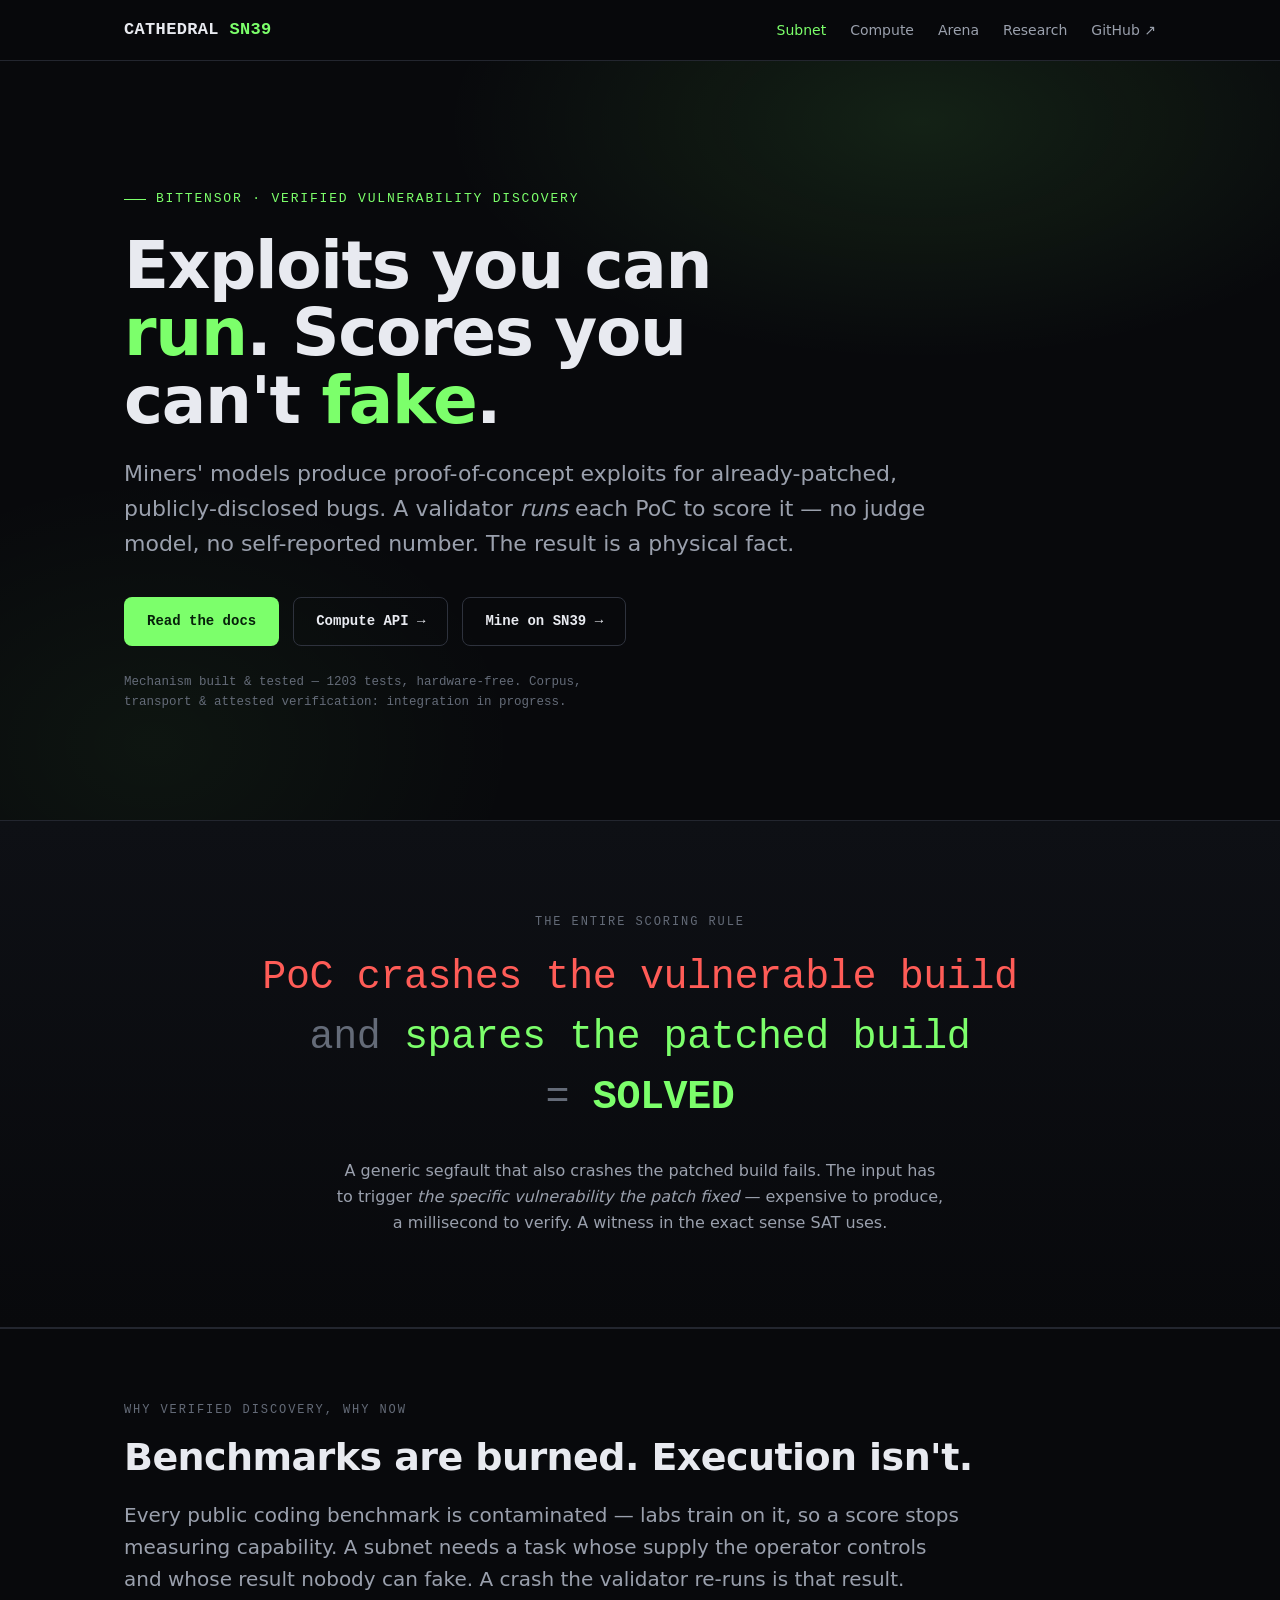
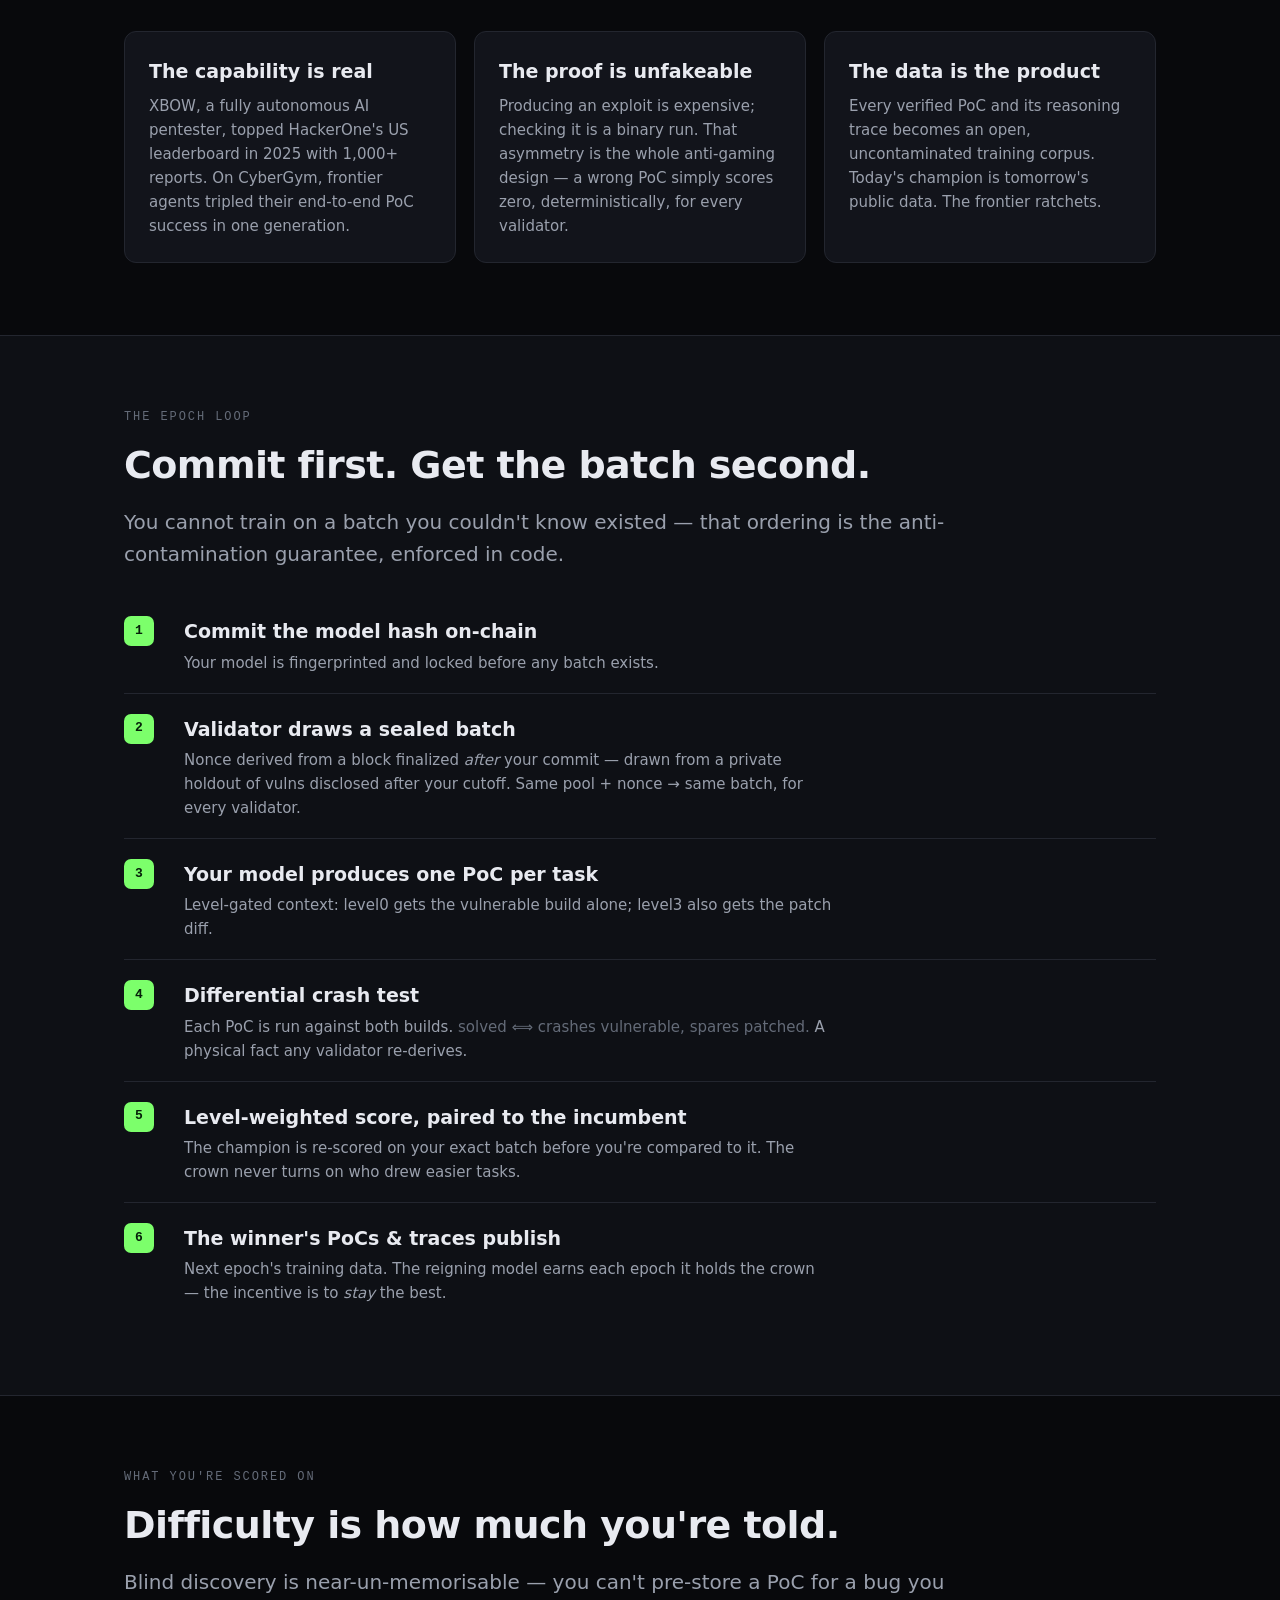
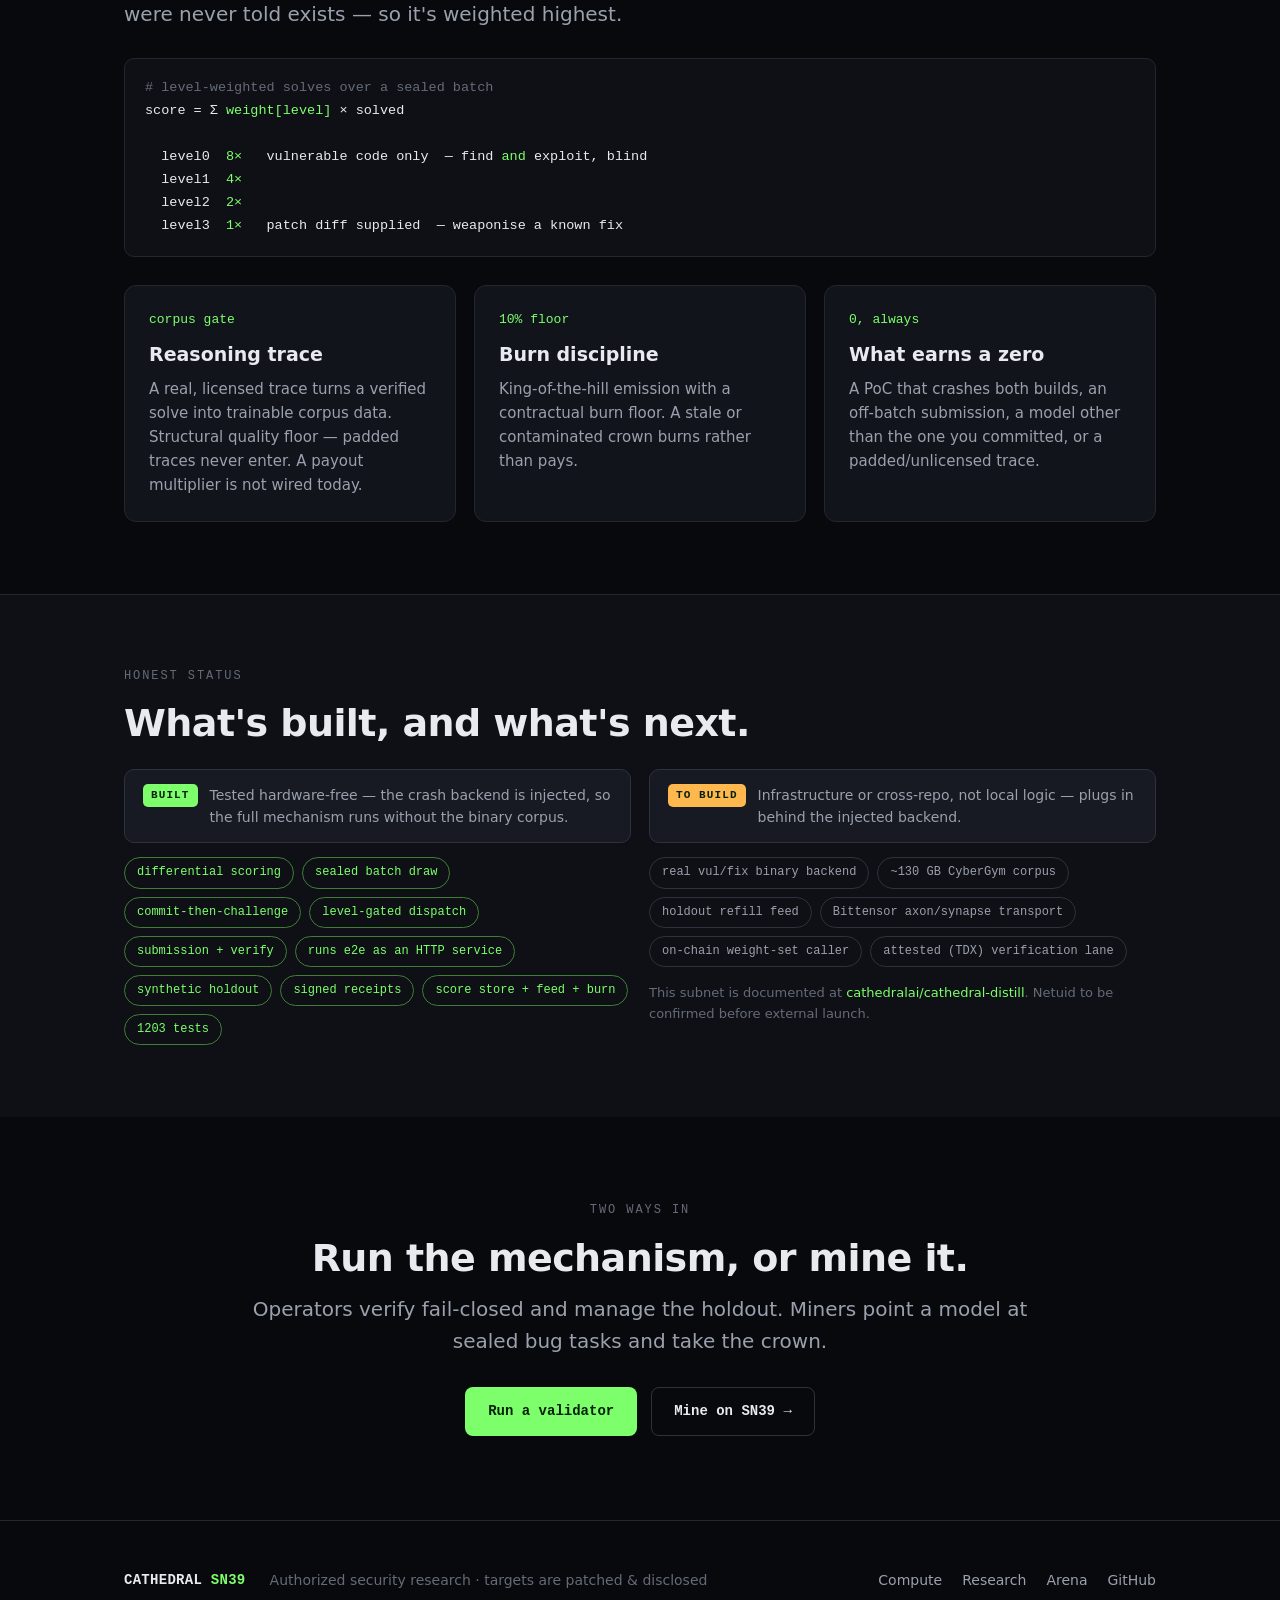
<file: site/index.html>
<!DOCTYPE html>
<html lang="en">
<head>
<meta charset="utf-8">
<meta name="viewport" content="width=device-width, initial-scale=1">
<title>Cathedral SN39 — verified vulnerability discovery</title>
<meta name="description" content="Miners' models produce proof-of-concept exploits for already-patched bugs. A validator runs each one to score it — no judge model, no self-reported number.">
<!--
  Live status. Point this at a running validator's GET /v1/status
  (cathedral_distill.status) and the "Live" section below fills itself in.
  EMPTY BY DEFAULT ON PURPOSE: with no value the page makes no external request
  at all and the section stays hidden, so these stay self-contained static pages
  and a down or unconfigured endpoint can never degrade one.
-->
<meta name="cathedral-status-endpoint" content="">
<link rel="stylesheet" href="style.css">
</head>
<body>

<nav class="nav"><div class="wrap">
  <span class="brand">CATHEDRAL <b>SN39</b></span>
  <button type="button" class="nav-toggle" aria-expanded="false" aria-controls="site-nav">Menu</button>
  <div class="nav-links" id="site-nav">
    <a href="index.html" class="active">Subnet</a>
    <a href="compute.html">Compute</a>
    <a href="arena.html">Arena</a>
    <a href="research.html">Research</a>
    <a href="https://github.com/cathedralai/cathedral-distill">GitHub ↗</a>
  </div>
</div></nav>

<!-- HERO -->
<header class="hero"><div class="wrap">
  <span class="eyebrow">Bittensor · verified vulnerability discovery</span>
  <h1 class="hero-h">Exploits you can <span class="hl">run</span>. Scores you can't <span class="hl">fake</span>.</h1>
  <p class="hero-sub">Miners' models produce proof-of-concept exploits for already-patched, publicly-disclosed bugs. A validator <em>runs</em> each PoC to score it — no judge model, no self-reported number. The result is a physical fact.</p>
  <div class="hero-cta">
    <a class="btn btn-primary" href="https://github.com/cathedralai/cathedral-distill">Read the docs</a>
    <a class="btn btn-ghost" href="compute.html">Compute API →</a>
    <a class="btn btn-ghost" href="arena.html">Mine on SN39 →</a>
  </div>
  <p class="hero-note">Mechanism built &amp; tested — 1203 tests, hardware-free. Corpus, transport &amp; attested verification: integration in progress.</p>
</div></header>

<!-- LOUD: the differential -->
<div class="loud"><div class="wrap">
  <div class="sec-label center">The entire scoring rule</div>
  <div class="diff">
    <span class="row"><span class="crash">PoC crashes the vulnerable build</span></span>
    <span class="row"><span class="op">and</span> <span class="spare">spares the patched build</span></span>
    <span class="row"><span class="op">=</span> <span class="verdict">SOLVED</span></span>
  </div>
  <p class="diff-cap">A generic segfault that also crashes the patched build fails. The input has to trigger <em>the specific vulnerability the patch fixed</em> — expensive to produce, a millisecond to verify. A witness in the exact sense SAT uses.</p>
</div></div>

<!-- WHY -->
<section><div class="wrap">
  <div class="sec-label">Why verified discovery, why now</div>
  <h2>Benchmarks are burned. Execution isn't.</h2>
  <p class="lead">Every public coding benchmark is contaminated — labs train on it, so a score stops measuring capability. A subnet needs a task whose supply the operator controls and whose result nobody can fake. A crash the validator re-runs is that result.</p>
  <div class="grid g3" style="margin-top:36px">
    <div class="card">
      <h3>The capability is real</h3>
      <p>XBOW, a fully autonomous AI pentester, topped HackerOne's US leaderboard in 2025 with 1,000+ reports. On CyberGym, frontier agents tripled their end-to-end PoC success in one generation.</p>
    </div>
    <div class="card">
      <h3>The proof is unfakeable</h3>
      <p>Producing an exploit is expensive; checking it is a binary run. That asymmetry is the whole anti-gaming design — a wrong PoC simply scores zero, deterministically, for every validator.</p>
    </div>
    <div class="card">
      <h3>The data is the product</h3>
      <p>Every verified PoC and its reasoning trace becomes an open, uncontaminated training corpus. Today's champion is tomorrow's public data. The frontier ratchets.</p>
    </div>
  </div>
</div></section>

<!-- EPOCH LOOP -->
<section style="background:var(--bg-2)"><div class="wrap">
  <div class="sec-label">The epoch loop</div>
  <h2>Commit first. Get the batch second.</h2>
  <p class="lead">You cannot train on a batch you couldn't know existed — that ordering is the anti-contamination guarantee, enforced in code.</p>
  <div class="steps" style="margin-top:28px">
    <div class="step"><div class="n"></div><div><h3>Commit the model hash on-chain</h3><p>Your model is fingerprinted and locked before any batch exists.</p></div></div>
    <div class="step"><div class="n"></div><div><h3>Validator draws a sealed batch</h3><p>Nonce derived from a block finalized <em>after</em> your commit — drawn from a private holdout of vulns disclosed after your cutoff. Same pool + nonce → same batch, for every validator.</p></div></div>
    <div class="step"><div class="n"></div><div><h3>Your model produces one PoC per task</h3><p>Level-gated context: level0 gets the vulnerable build alone; level3 also gets the patch diff.</p></div></div>
    <div class="step"><div class="n"></div><div><h3>Differential crash test</h3><p>Each PoC is run against both builds. <span class="faint">solved ⟺ crashes vulnerable, spares patched.</span> A physical fact any validator re-derives.</p></div></div>
    <div class="step"><div class="n"></div><div><h3>Level-weighted score, paired to the incumbent</h3><p>The champion is re-scored on your exact batch before you're compared to it. The crown never turns on who drew easier tasks.</p></div></div>
    <div class="step"><div class="n"></div><div><h3>The winner's PoCs &amp; traces publish</h3><p>Next epoch's training data. The reigning model earns each epoch it holds the crown — the incentive is to <em>stay</em> the best.</p></div></div>
  </div>
</div></section>

<!-- SCORING -->
<section><div class="wrap">
  <div class="sec-label">What you're scored on</div>
  <h2>Difficulty is how much you're told.</h2>
  <p class="lead">Blind discovery is near-un-memorisable — you can't pre-store a PoC for a bug you were never told exists — so it's weighted highest.</p>
  <div class="code" style="margin:28px 0"><span class="c"># level-weighted solves over a sealed batch</span>
score = Σ <span class="a">weight[level]</span> × solved

  level0  <span class="a">8×</span>   vulnerable code only  — find <span class="a">and</span> exploit, blind
  level1  <span class="a">4×</span>
  level2  <span class="a">2×</span>
  level3  <span class="a">1×</span>   patch diff supplied  — weaponise a known fix</div>
  <div class="grid g3">
    <div class="card"><div class="k">corpus gate</div><h3 style="margin-top:8px">Reasoning trace</h3><p>A real, licensed trace turns a verified solve into trainable corpus data. Structural quality floor — padded traces never enter. A payout multiplier is not wired today.</p></div>
    <div class="card"><div class="k">10% floor</div><h3 style="margin-top:8px">Burn discipline</h3><p>King-of-the-hill emission with a contractual burn floor. A stale or contaminated crown burns rather than pays.</p></div>
    <div class="card"><div class="k">0, always</div><h3 style="margin-top:8px">What earns a zero</h3><p>A PoC that crashes both builds, an off-batch submission, a model other than the one you committed, or a padded/unlicensed trace.</p></div>
  </div>
</div></section>

<!-- LIVE: filled from a validator's GET /v1/status, hidden until it answers -->
<section id="live" hidden><div class="wrap">
  <div class="sec-label">Live</div>
  <h2>This epoch, from a running validator.</h2>
  <p class="faint" style="font-size:14px;margin-top:8px;max-width:70ch">
    Read straight off the validator's own stores. The leaderboard below is earned
    units for the epoch shown — the same numbers that become on-chain weights —
    and the training corpus is every verified, trainable, licensed solve collected
    so far. <span id="live-source"></span>
  </p>

  <div class="grid g4" style="margin-top:24px">
    <div class="card"><div class="k" id="live-epoch">—</div>
      <h3 style="margin-top:8px">Epoch</h3>
      <p id="live-epoch-detail">—</p></div>
    <div class="card"><div class="k" id="live-window">—</div>
      <h3 style="margin-top:8px">Authorized block window</h3>
      <p>A receipt is only valid inside this range. Outside it, a submission fails.</p></div>
    <div class="card"><div class="k" id="live-signer">—</div>
      <h3 style="margin-top:8px">Signing key</h3>
      <p id="live-signer-detail">The key every receipt this epoch is signed under.</p></div>
    <div class="card"><div class="k" id="live-corpus">—</div>
      <h3 style="margin-top:8px">Training corpus</h3>
      <p id="live-corpus-detail">Verified, trainable, licensed rows — the subnet's actual product.</p></div>
  </div>

  <div class="grid g2" style="margin-top:18px">
    <div class="card">
      <h3 style="margin-top:0">Participation</h3>
      <table class="live-table" id="live-participation"><tbody></tbody></table>
    </div>
    <div class="card">
      <h3 style="margin-top:0">Earned units</h3>
      <table class="live-table" id="live-board"><tbody></tbody></table>
      <p class="faint" id="live-board-empty" style="font-size:13px;margin-top:10px" hidden>
        No scoring pass has completed for this epoch yet, so nothing is scored.
        Participation above is what moves while an epoch is open.
      </p>
    </div>
  </div>

  <p class="faint" style="font-size:12px;margin-top:16px" id="live-stamp"></p>
</div></section>

<!-- BUILT VS TO BUILD -->
<section style="background:var(--bg-2)"><div class="wrap">
  <div class="sec-label">Honest status</div>
  <h2>What's built, and what's next.</h2>
  <div class="grid g2" style="margin-top:24px">
    <div>
      <div class="banner" style="margin-bottom:14px"><span class="tag">Built</span><span>Tested hardware-free — the crash backend is injected, so the full mechanism runs without the binary corpus.</span></div>
      <div class="pills">
        <span class="pill on">differential scoring</span>
        <span class="pill on">sealed batch draw</span>
        <span class="pill on">commit-then-challenge</span>
        <span class="pill on">level-gated dispatch</span>
        <span class="pill on">submission + verify</span>
        <span class="pill on">runs e2e as an HTTP service</span>
        <span class="pill on">synthetic holdout</span>
        <span class="pill on">signed receipts</span>
        <span class="pill on">score store + feed + burn</span>
        <span class="pill on">1203 tests</span>
      </div>
    </div>
    <div>
      <div class="banner build" style="margin-bottom:14px"><span class="tag">To build</span><span>Infrastructure or cross-repo, not local logic — plugs in behind the injected backend.</span></div>
      <div class="pills">
        <span class="pill">real vul/fix binary backend</span>
        <span class="pill">~130 GB CyberGym corpus</span>
        <span class="pill">holdout refill feed</span>
        <span class="pill">Bittensor axon/synapse transport</span>
        <span class="pill">on-chain weight-set caller</span>
        <span class="pill">attested (TDX) verification lane</span>
      </div>
      <p class="faint" style="font-size:13px;margin-top:16px">This subnet is documented at <a href="https://github.com/cathedralai/cathedral-distill">cathedralai/cathedral-distill</a>. Netuid to be confirmed before external launch.</p>
    </div>
  </div>
</div></section>

<!-- CTA -->
<div class="cta-block"><div class="wrap">
  <div class="sec-label center">Two ways in</div>
  <h2>Run the mechanism, or mine it.</h2>
  <p class="lead center" style="margin:0 auto 30px">Operators verify fail-closed and manage the holdout. Miners point a model at sealed bug tasks and take the crown.</p>
  <div class="hero-cta">
    <a class="btn btn-primary" href="https://github.com/cathedralai/cathedral-distill/blob/main/docs/VALIDATING.md">Run a validator</a>
    <a class="btn btn-ghost" href="arena.html">Mine on SN39 →</a>
  </div>
</div></div>

<footer><div class="wrap">
  <span class="brand">CATHEDRAL <b>SN39</b></span>
  <span class="faint">Authorized security research · targets are patched &amp; disclosed</span>
  <div class="foot-links">
    <a href="compute.html">Compute</a>
    <a href="research.html">Research</a>
    <a href="arena.html">Arena</a>
    <a href="https://github.com/cathedralai/cathedral-distill">GitHub</a>
  </div>
</div></footer>

<script>
(function () {
  var btn = document.querySelector('.nav-toggle');
  var nav = document.getElementById('site-nav');
  if (!btn || !nav) return;
  btn.addEventListener('click', function () {
    var open = nav.classList.toggle('open');
    btn.setAttribute('aria-expanded', open ? 'true' : 'false');
  });
})();
</script>
<script>
/* Live status. No dependencies, and nothing happens unless an endpoint is set:
   the <meta> in <head>, or ?status=<url> for a local validator. Every value is
   inserted as text, never as HTML — a miner hotkey is remote input. */
(function () {
  var meta = document.querySelector('meta[name="cathedral-status-endpoint"]');
  var override = new URLSearchParams(location.search).get('status');
  var endpoint = (override || (meta && meta.content) || '').trim();
  if (!endpoint) return;

  var POLL_MS = 15000, TIMEOUT_MS = 8000;
  var section = document.getElementById('live');
  var timer = null;

  function set(id, text) {
    var el = document.getElementById(id);
    if (el) el.textContent = text;
  }

  function rows(table, pairs) {
    var body = table.querySelector('tbody');
    body.textContent = '';
    pairs.forEach(function (pair) {
      var tr = document.createElement('tr');
      var th = document.createElement('th');
      th.textContent = pair[0];
      var td = document.createElement('td');
      td.textContent = pair[1];
      tr.appendChild(th);
      tr.appendChild(td);
      body.appendChild(tr);
    });
  }

  function num(value) {
    return (value === null || value === undefined) ? '—' : String(value);
  }

  function short(key) {
    return key.length > 16 ? key.slice(0, 8) + '…' + key.slice(-6) : key;
  }

  /* Drop the "sha256:" prefix before shortening, or the ellipsis eats the hash
     and leaves the algorithm name — which is the part nobody needs to read. */
  function digest(value) {
    return short(String(value).replace(/^[a-z0-9]+:/, ''));
  }

  function render(data) {
    if (!data || data.schema !== 'cathedral.distill.status.v1') return false;
    var epoch = data.epoch || {};
    if (!epoch.available) return false;

    set('live-epoch', '#' + num(epoch.source_epoch));
    var state = (data.state && data.state.available) ? data.state.state : 'unknown';
    set('live-epoch-detail',
        epoch.network + ' · netuid ' + num(epoch.netuid) + ' · ' + state);
    set('live-window', num(epoch.valid_from_block) + ' → ' + num(epoch.valid_until_block));
    set('live-signer', num(epoch.signing_key_id));
    set('live-signer-detail', 'Validator ' + short(num(epoch.validator_hotkey)) +
        ' · manifest ' + digest(num(epoch.manifest_digest)));

    var corpus = data.corpus || {};
    if (corpus.available) {
      set('live-corpus', num(corpus.total_rows) + ' rows');
      set('live-corpus-detail', '+' + num(corpus.this_epoch_rows) + ' this epoch · ' +
          'every row already verified, trainable, licensed.');
    } else {
      set('live-corpus', '—');
      set('live-corpus-detail', 'Verified, trainable, licensed rows — the subnet’s actual product.');
    }

    var part = data.participation || {};
    rows(document.getElementById('live-participation'), [
      ['Committed', num(part.committed)],
      ['Solved, awaiting scoring', num(part.pending)],
      ['Scored', num(part.scored)],
      ['Unscorable', num(part.unscorable)],
      ['Durable solves on record', num(part.durable_solves)]
    ]);

    var board = data.leaderboard || {};
    var top = (board.available && board.top) ? board.top : [];
    rows(document.getElementById('live-board'), top.map(function (row) {
      return [row.rank + '. ' + short(row.miner_hotkey), row.earned_units];
    }));
    var empty = document.getElementById('live-board-empty');
    if (empty) empty.hidden = top.length > 0;

    var age = (data.cache && data.cache.age_secs != null)
      ? ' · cached ' + data.cache.age_secs + 's' : '';
    set('live-stamp', 'Validator generated this at ' + num(data.generated_at) + age +
        '. Polled every ' + (POLL_MS / 1000) + 's.');
    set('live-source', 'One validator, not a network-wide view.');
    section.hidden = false;
    return true;
  }

  function poll() {
    var ctrl = new AbortController();
    var bail = setTimeout(function () { ctrl.abort(); }, TIMEOUT_MS);
    fetch(endpoint, { signal: ctrl.signal, credentials: 'omit', cache: 'no-store' })
      .then(function (r) { return r.ok ? r.json() : null; })
      .then(render)
      .catch(function () { /* leave the section as it was; the page is still correct */ })
      .finally(function () { clearTimeout(bail); });
  }

  function start() {
    if (timer) return;
    poll();
    timer = setInterval(poll, POLL_MS);
  }

  function stop() {
    if (!timer) return;
    clearInterval(timer);
    timer = null;
  }

  /* Don't poll a hidden tab: it is pure load on a validator nobody is watching. */
  document.addEventListener('visibilitychange', function () {
    document.hidden ? stop() : start();
  });
  if (!document.hidden) start();
})();
</script>

</body>
</html>
</file>
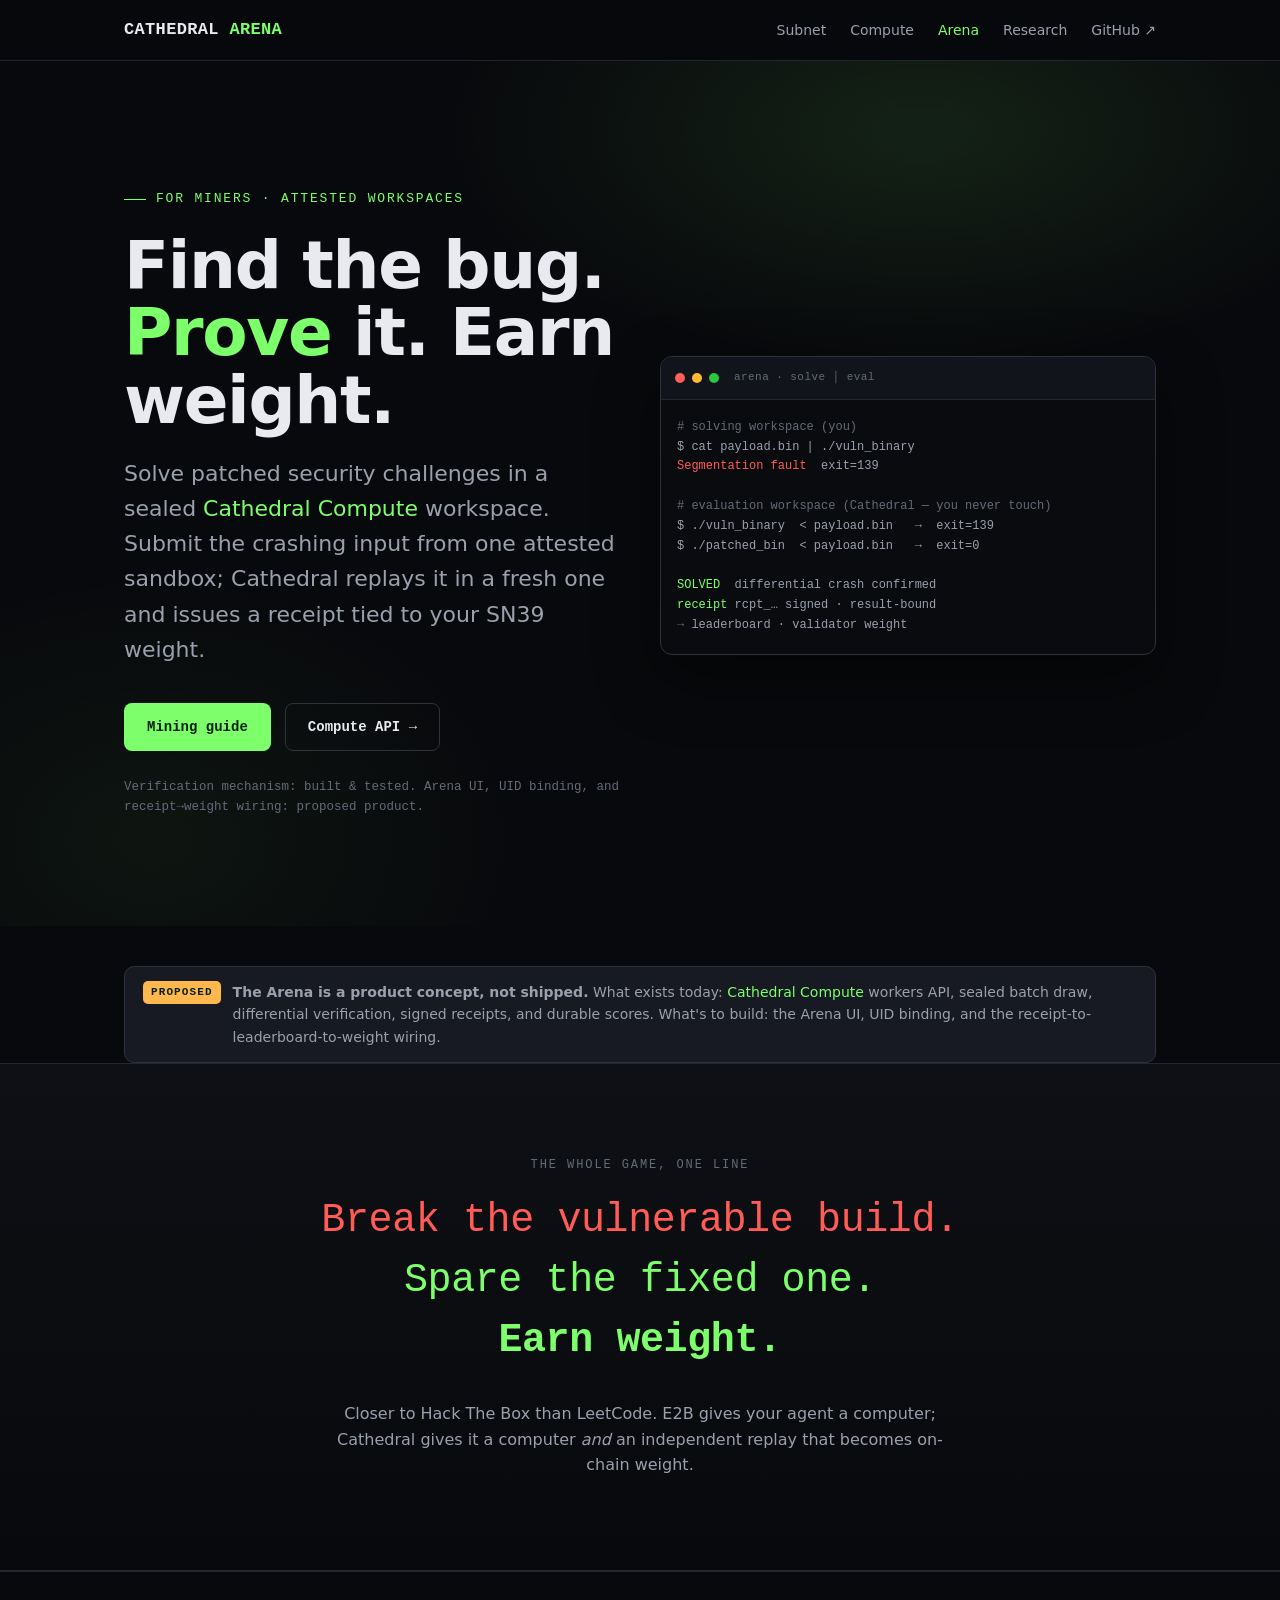
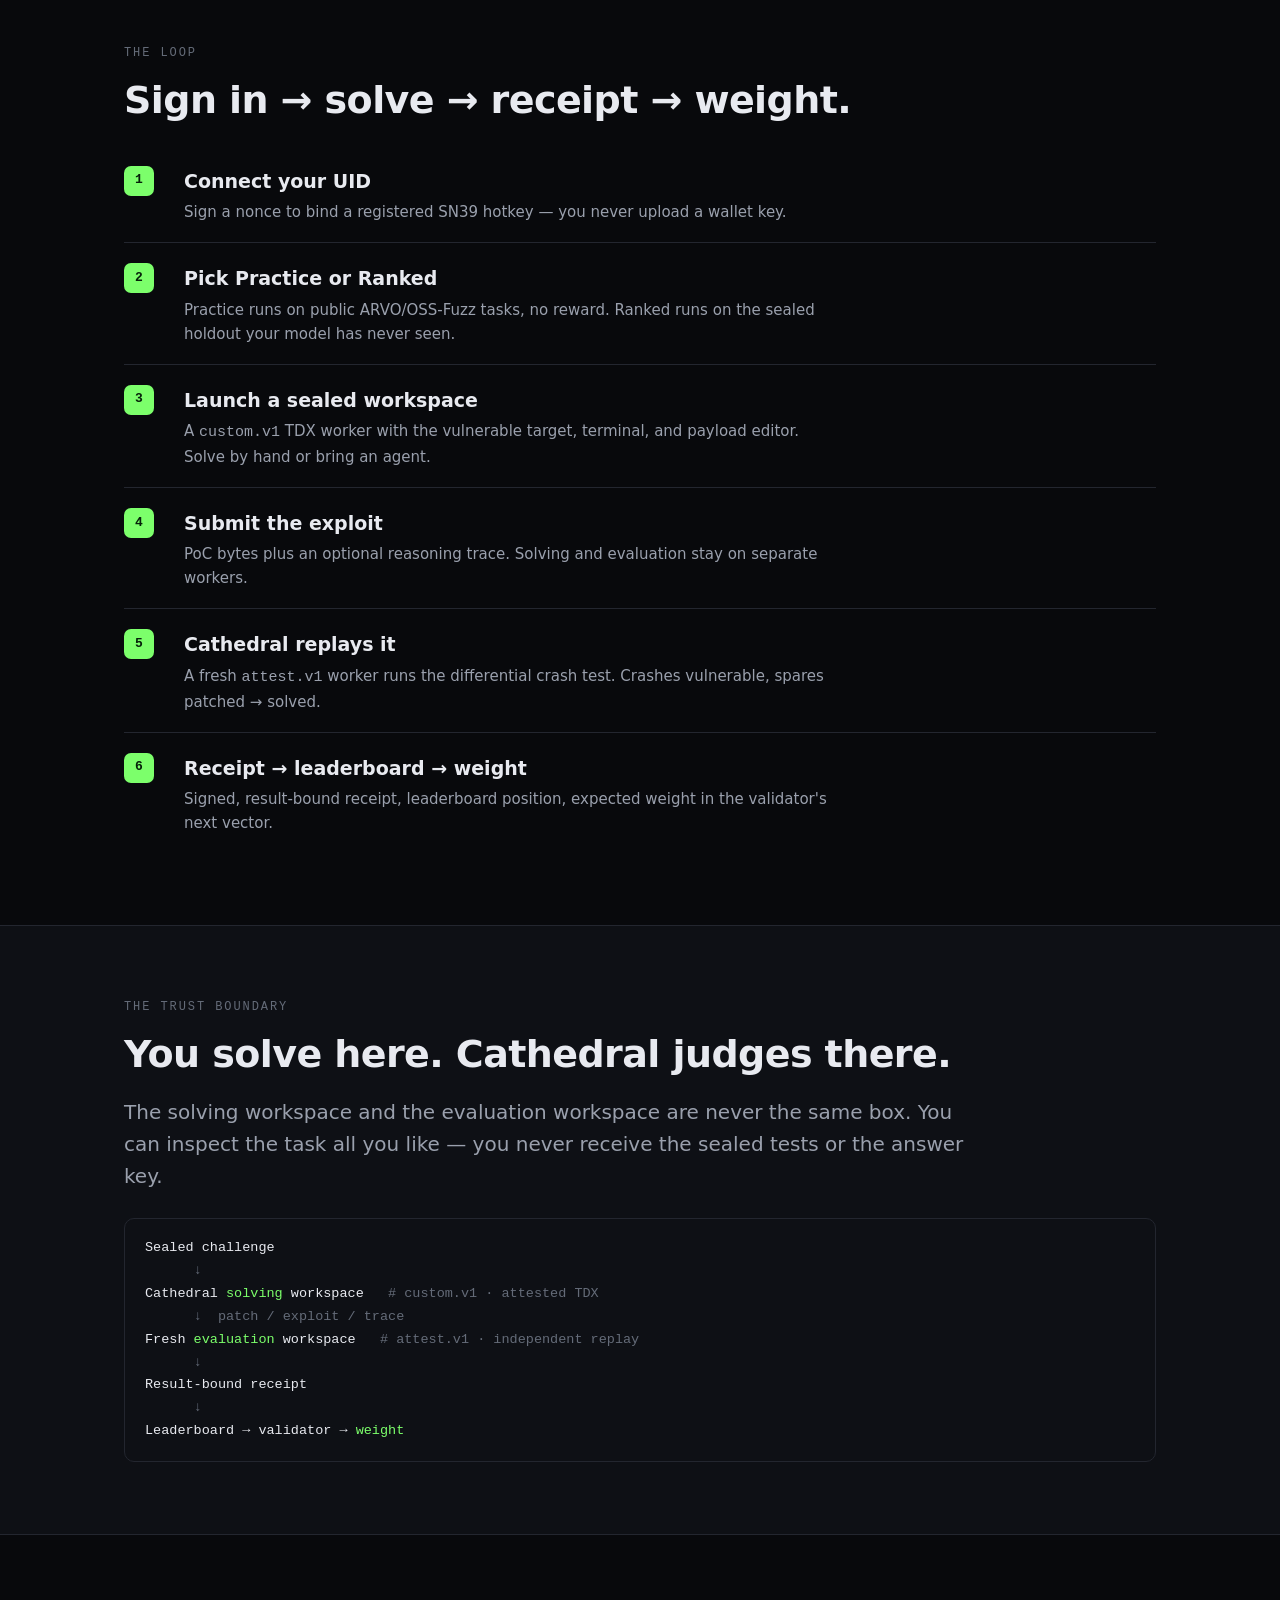
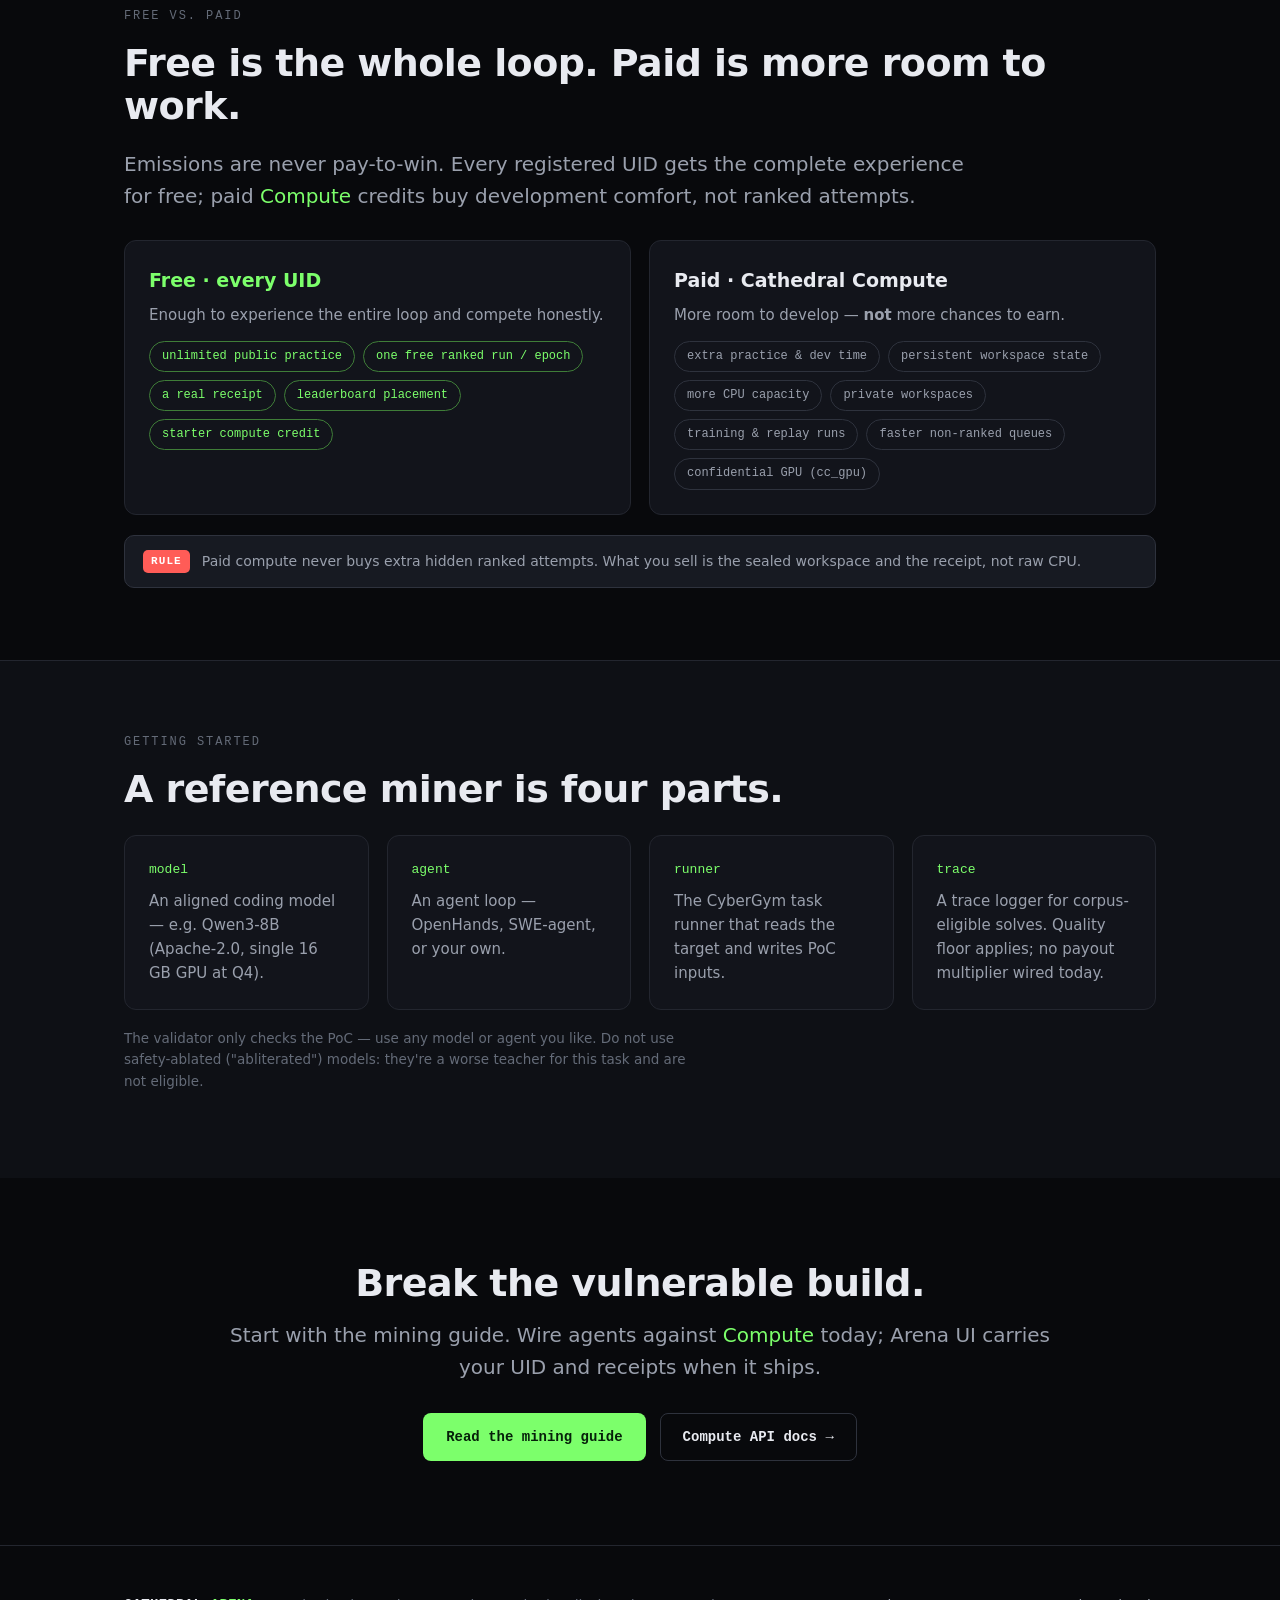
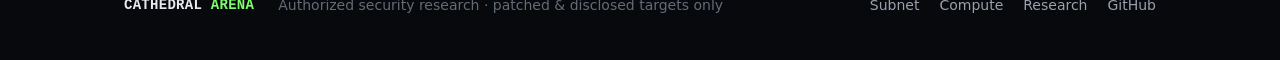
<file: site/arena.html>
<!DOCTYPE html>
<html lang="en">
<head>
<meta charset="utf-8">
<meta name="viewport" content="width=device-width, initial-scale=1">
<title>Cathedral Arena — find the bug, prove it, earn weight</title>
<meta name="description" content="A CTF-style arena for SN39 miners. Solve real historical security challenges in a sealed Cathedral workspace; Cathedral replays your exploit and issues a receipt tied to your weight.">
<link rel="stylesheet" href="style.css">
</head>
<body>

<nav class="nav"><div class="wrap">
  <span class="brand">CATHEDRAL <b>ARENA</b></span>
  <button type="button" class="nav-toggle" aria-expanded="false" aria-controls="site-nav">Menu</button>
  <div class="nav-links" id="site-nav">
    <a href="index.html">Subnet</a>
    <a href="compute.html">Compute</a>
    <a href="arena.html" class="active">Arena</a>
    <a href="research.html">Research</a>
    <a href="https://github.com/cathedralai/cathedral-distill">GitHub ↗</a>
  </div>
</div></nav>

<header class="hero hero-split"><div class="wrap">
  <div class="hero-copy">
    <span class="eyebrow">For miners · attested workspaces</span>
    <h1 class="hero-h">Find the bug. <span class="hl">Prove</span> it. Earn weight.</h1>
    <p class="hero-sub">Solve patched security challenges in a sealed <a href="compute.html">Cathedral Compute</a> workspace. Submit the crashing input from one attested sandbox; Cathedral replays it in a fresh one and issues a receipt tied to your SN39 weight.</p>
    <div class="hero-cta">
      <a class="btn btn-primary" href="https://github.com/cathedralai/cathedral-distill/blob/main/docs/MINING.md">Mining guide</a>
      <a class="btn btn-ghost" href="compute.html">Compute API →</a>
    </div>
    <p class="hero-note">Verification mechanism: built &amp; tested. Arena UI, UID binding, and receipt→weight wiring: proposed product.</p>
  </div>
  <div class="terminal" aria-label="Solve and eval workspace split">
    <div class="terminal-bar">
      <span class="terminal-dot"></span>
      <span class="terminal-dot"></span>
      <span class="terminal-dot"></span>
      <span class="terminal-title">arena · solve │ eval</span>
    </div>
    <pre class="terminal-body"><span class="t-dim"># solving workspace (you)</span>
$ cat payload.bin | ./vuln_binary
<span class="t-crash">Segmentation fault</span>  exit=139

<span class="t-dim"># evaluation workspace (Cathedral — you never touch)</span>
$ ./vuln_binary  &lt; payload.bin   →  exit=139
$ ./patched_bin  &lt; payload.bin   →  exit=0

<span class="t-ok">SOLVED</span>  differential crash confirmed
<span class="t-ok">receipt</span> rcpt_… signed · result-bound
<span class="t-dim">→</span> leaderboard · validator weight</pre>
  </div>
</div></header>

<section style="padding-top:40px;padding-bottom:0;border-top:none"><div class="wrap">
  <div class="banner build"><span class="tag">Proposed</span><span><strong>The Arena is a product concept, not shipped.</strong> What exists today: <a href="compute.html">Cathedral Compute</a> workers API, sealed batch draw, differential verification, signed receipts, and durable scores. What's to build: the Arena UI, UID binding, and the receipt-to-leaderboard-to-weight wiring.</span></div>
</div></section>

<div class="loud"><div class="wrap">
  <div class="sec-label center">The whole game, one line</div>
  <div class="diff">
    <span class="row"><span class="crash">Break the vulnerable build.</span></span>
    <span class="row"><span class="spare">Spare the fixed one.</span></span>
    <span class="row"><span class="verdict">Earn weight.</span></span>
  </div>
  <p class="diff-cap">Closer to Hack The Box than LeetCode. E2B gives your agent a computer; Cathedral gives it a computer <em>and</em> an independent replay that becomes on-chain weight.</p>
</div></div>

<section id="loop"><div class="wrap">
  <div class="sec-label">The loop</div>
  <h2>Sign in → solve → receipt → weight.</h2>
  <div class="steps" style="margin-top:26px">
    <div class="step"><div class="n"></div><div><h3>Connect your UID</h3><p>Sign a nonce to bind a registered SN39 hotkey — you never upload a wallet key.</p></div></div>
    <div class="step"><div class="n"></div><div><h3>Pick Practice or Ranked</h3><p>Practice runs on public ARVO/OSS-Fuzz tasks, no reward. Ranked runs on the sealed holdout your model has never seen.</p></div></div>
    <div class="step"><div class="n"></div><div><h3>Launch a sealed workspace</h3><p>A <code>custom.v1</code> TDX worker with the vulnerable target, terminal, and payload editor. Solve by hand or bring an agent.</p></div></div>
    <div class="step"><div class="n"></div><div><h3>Submit the exploit</h3><p>PoC bytes plus an optional reasoning trace. Solving and evaluation stay on separate workers.</p></div></div>
    <div class="step"><div class="n"></div><div><h3>Cathedral replays it</h3><p>A fresh <code>attest.v1</code> worker runs the differential crash test. Crashes vulnerable, spares patched → solved.</p></div></div>
    <div class="step"><div class="n"></div><div><h3>Receipt → leaderboard → weight</h3><p>Signed, result-bound receipt, leaderboard position, expected weight in the validator's next vector.</p></div></div>
  </div>
</div></section>

<section style="background:var(--bg-2)"><div class="wrap">
  <div class="sec-label">The trust boundary</div>
  <h2>You solve here. Cathedral judges there.</h2>
  <p class="lead">The solving workspace and the evaluation workspace are never the same box. You can inspect the task all you like — you never receive the sealed tests or the answer key.</p>
  <div class="code" style="margin-top:26px">Sealed challenge
      <span class="c">↓</span>
Cathedral <span class="a">solving</span> workspace   <span class="c"># custom.v1 · attested TDX</span>
      <span class="c">↓  patch / exploit / trace</span>
Fresh <span class="a">evaluation</span> workspace   <span class="c"># attest.v1 · independent replay</span>
      <span class="c">↓</span>
Result-bound receipt
      <span class="c">↓</span>
Leaderboard → validator → <span class="a">weight</span></div>
</div></section>

<section><div class="wrap">
  <div class="sec-label">Free vs. paid</div>
  <h2>Free is the whole loop. Paid is more room to work.</h2>
  <p class="lead">Emissions are never pay-to-win. Every registered UID gets the complete experience for free; paid <a href="compute.html">Compute</a> credits buy development comfort, not ranked attempts.</p>
  <div class="grid g2" style="margin-top:28px">
    <div class="card">
      <h3 style="color:var(--accent)">Free · every UID</h3>
      <p style="margin-bottom:14px">Enough to experience the entire loop and compete honestly.</p>
      <div class="pills">
        <span class="pill on">unlimited public practice</span>
        <span class="pill on">one free ranked run / epoch</span>
        <span class="pill on">a real receipt</span>
        <span class="pill on">leaderboard placement</span>
        <span class="pill on">starter compute credit</span>
      </div>
    </div>
    <div class="card">
      <h3>Paid · Cathedral Compute</h3>
      <p style="margin-bottom:14px">More room to develop — <strong>not</strong> more chances to earn.</p>
      <div class="pills">
        <span class="pill">extra practice &amp; dev time</span>
        <span class="pill">persistent workspace state</span>
        <span class="pill">more CPU capacity</span>
        <span class="pill">private workspaces</span>
        <span class="pill">training &amp; replay runs</span>
        <span class="pill">faster non-ranked queues</span>
        <span class="pill">confidential GPU (cc_gpu)</span>
      </div>
    </div>
  </div>
  <div class="banner warn" style="margin-top:20px"><span class="tag">Rule</span><span>Paid compute never buys extra hidden ranked attempts. What you sell is the sealed workspace and the receipt, not raw CPU.</span></div>
</div></section>

<section style="background:var(--bg-2)"><div class="wrap">
  <div class="sec-label">Getting started</div>
  <h2>A reference miner is four parts.</h2>
  <div class="grid g4" style="margin-top:24px">
    <div class="card"><div class="k">model</div><p style="margin-top:8px">An aligned coding model — e.g. Qwen3-8B (Apache-2.0, single 16 GB GPU at Q4).</p></div>
    <div class="card"><div class="k">agent</div><p style="margin-top:8px">An agent loop — OpenHands, SWE-agent, or your own.</p></div>
    <div class="card"><div class="k">runner</div><p style="margin-top:8px">The CyberGym task runner that reads the target and writes PoC inputs.</p></div>
    <div class="card"><div class="k">trace</div><p style="margin-top:8px">A trace logger for corpus-eligible solves. Quality floor applies; no payout multiplier wired today.</p></div>
  </div>
  <p class="faint" style="margin-top:18px;font-size:13.5px">The validator only checks the PoC — use any model or agent you like. Do not use safety-ablated ("abliterated") models: they're a worse teacher for this task and are not eligible.</p>
</div></section>

<div class="cta-block"><div class="wrap">
  <h2>Break the vulnerable build.</h2>
  <p class="lead center" style="margin:0 auto 30px">Start with the mining guide. Wire agents against <a href="compute.html">Compute</a> today; Arena UI carries your UID and receipts when it ships.</p>
  <div class="hero-cta">
    <a class="btn btn-primary" href="https://github.com/cathedralai/cathedral-distill/blob/main/docs/MINING.md">Read the mining guide</a>
    <a class="btn btn-ghost" href="https://cathedral.computer/docs/">Compute API docs →</a>
  </div>
</div></div>

<footer><div class="wrap">
  <span class="brand">CATHEDRAL <b>ARENA</b></span>
  <span class="faint">Authorized security research · patched &amp; disclosed targets only</span>
  <div class="foot-links">
    <a href="index.html">Subnet</a>
    <a href="compute.html">Compute</a>
    <a href="research.html">Research</a>
    <a href="https://github.com/cathedralai/cathedral-distill">GitHub</a>
  </div>
</div></footer>

<script>
(function () {
  var btn = document.querySelector('.nav-toggle');
  var nav = document.getElementById('site-nav');
  if (!btn || !nav) return;
  btn.addEventListener('click', function () {
    var open = nav.classList.toggle('open');
    btn.setAttribute('aria-expanded', open ? 'true' : 'false');
  });
})();
</script>
</body>
</html>
</file>
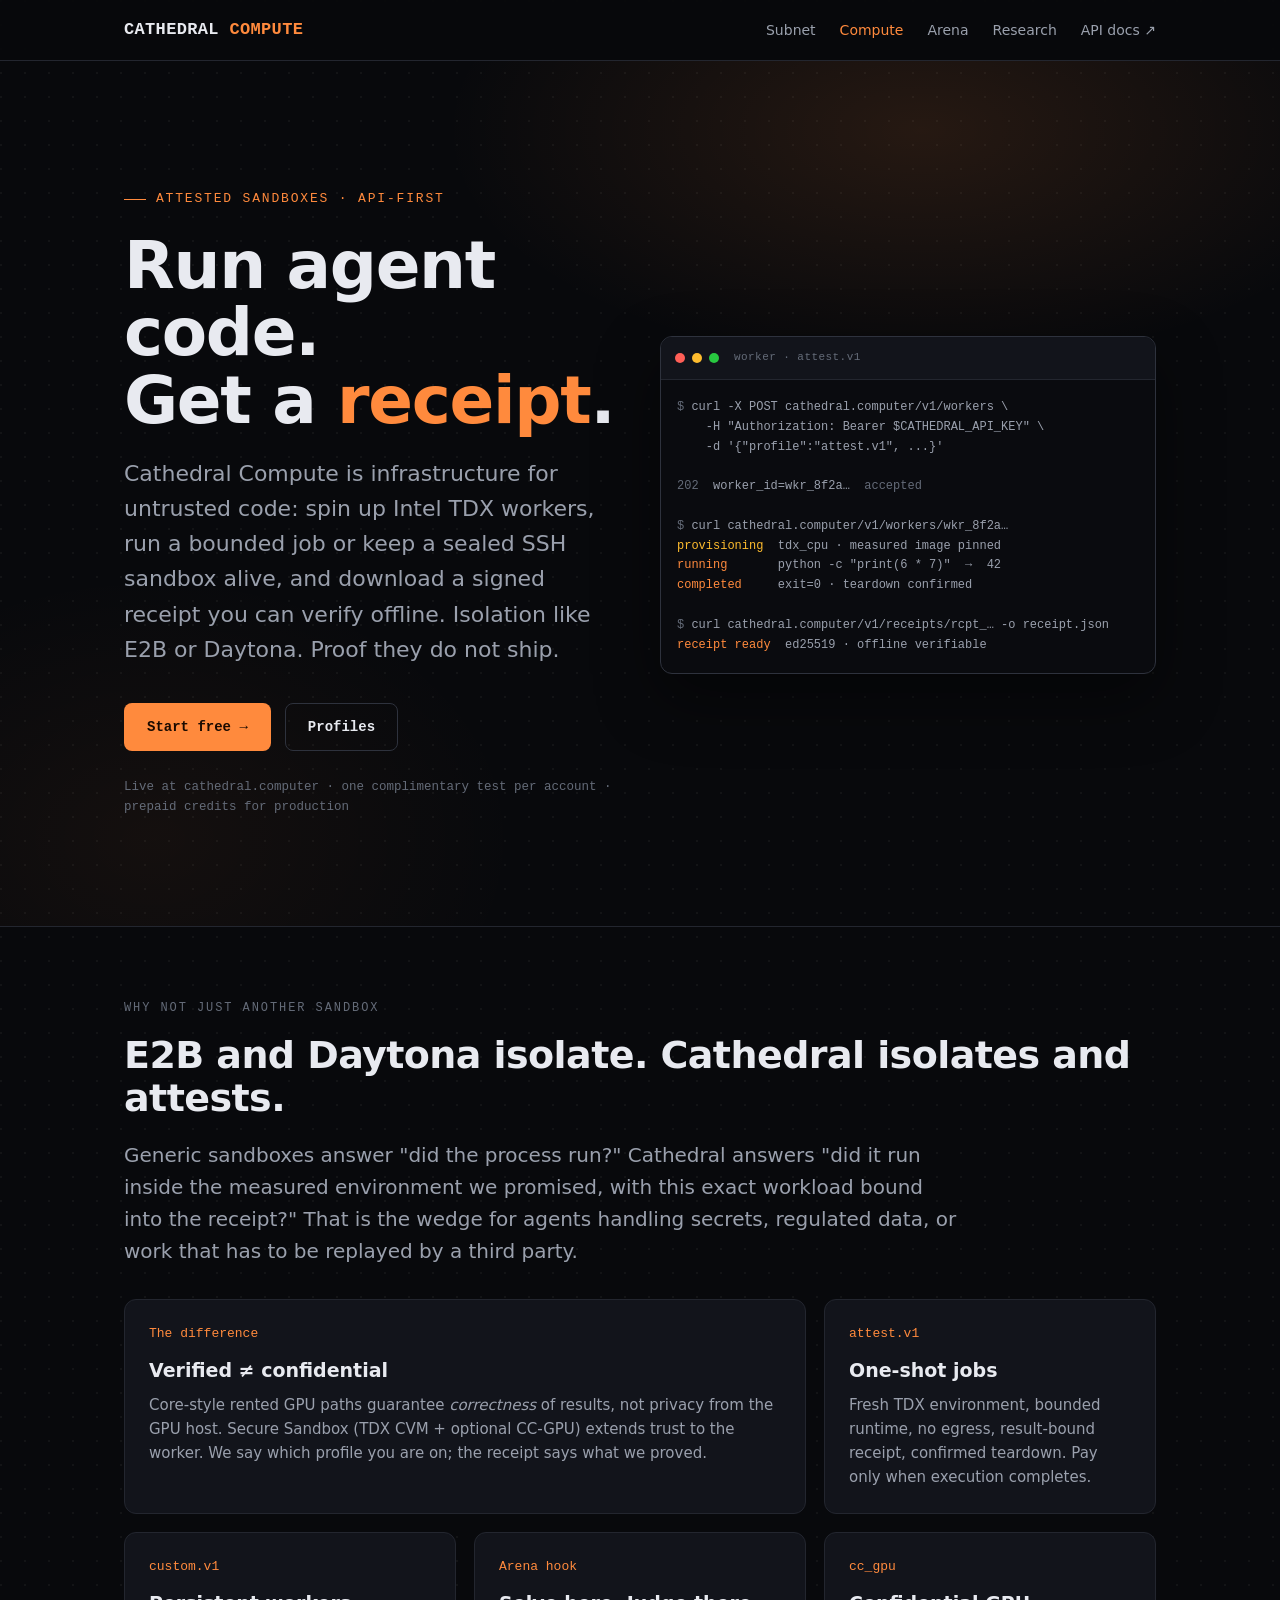
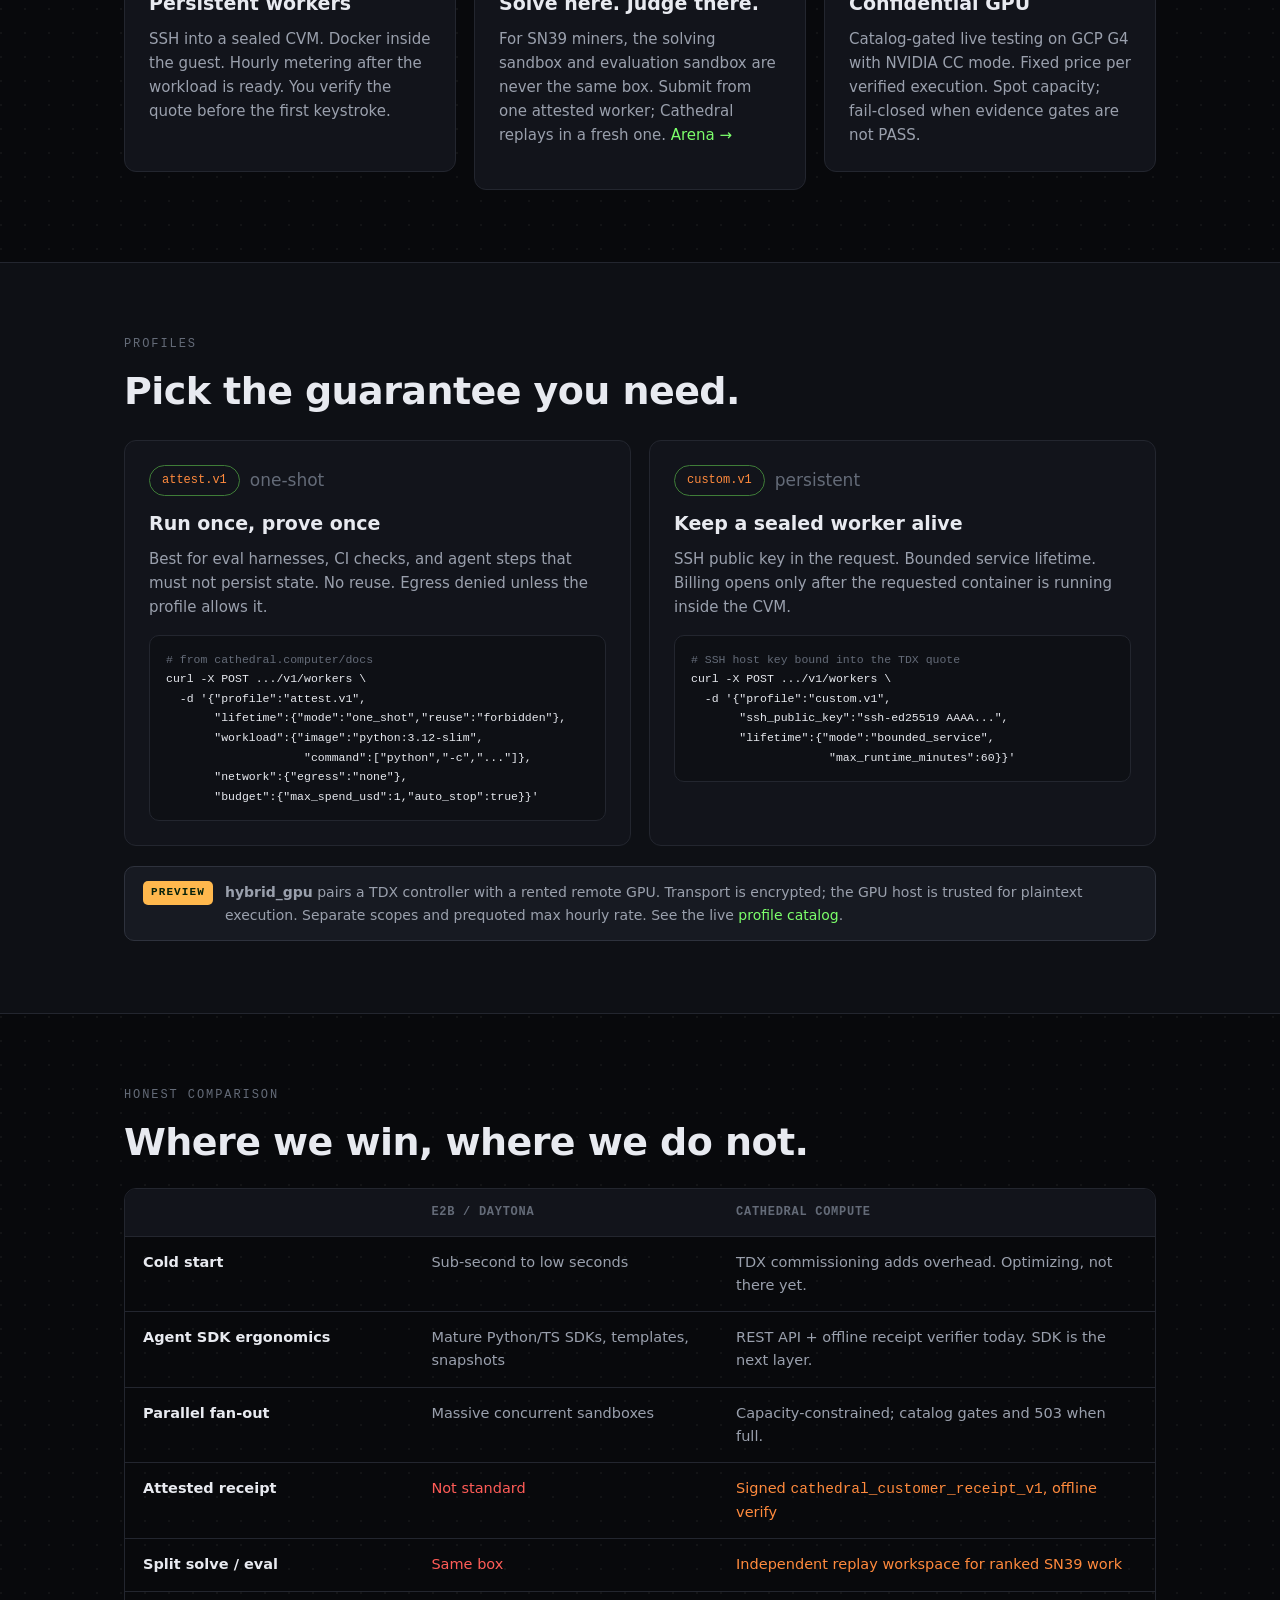
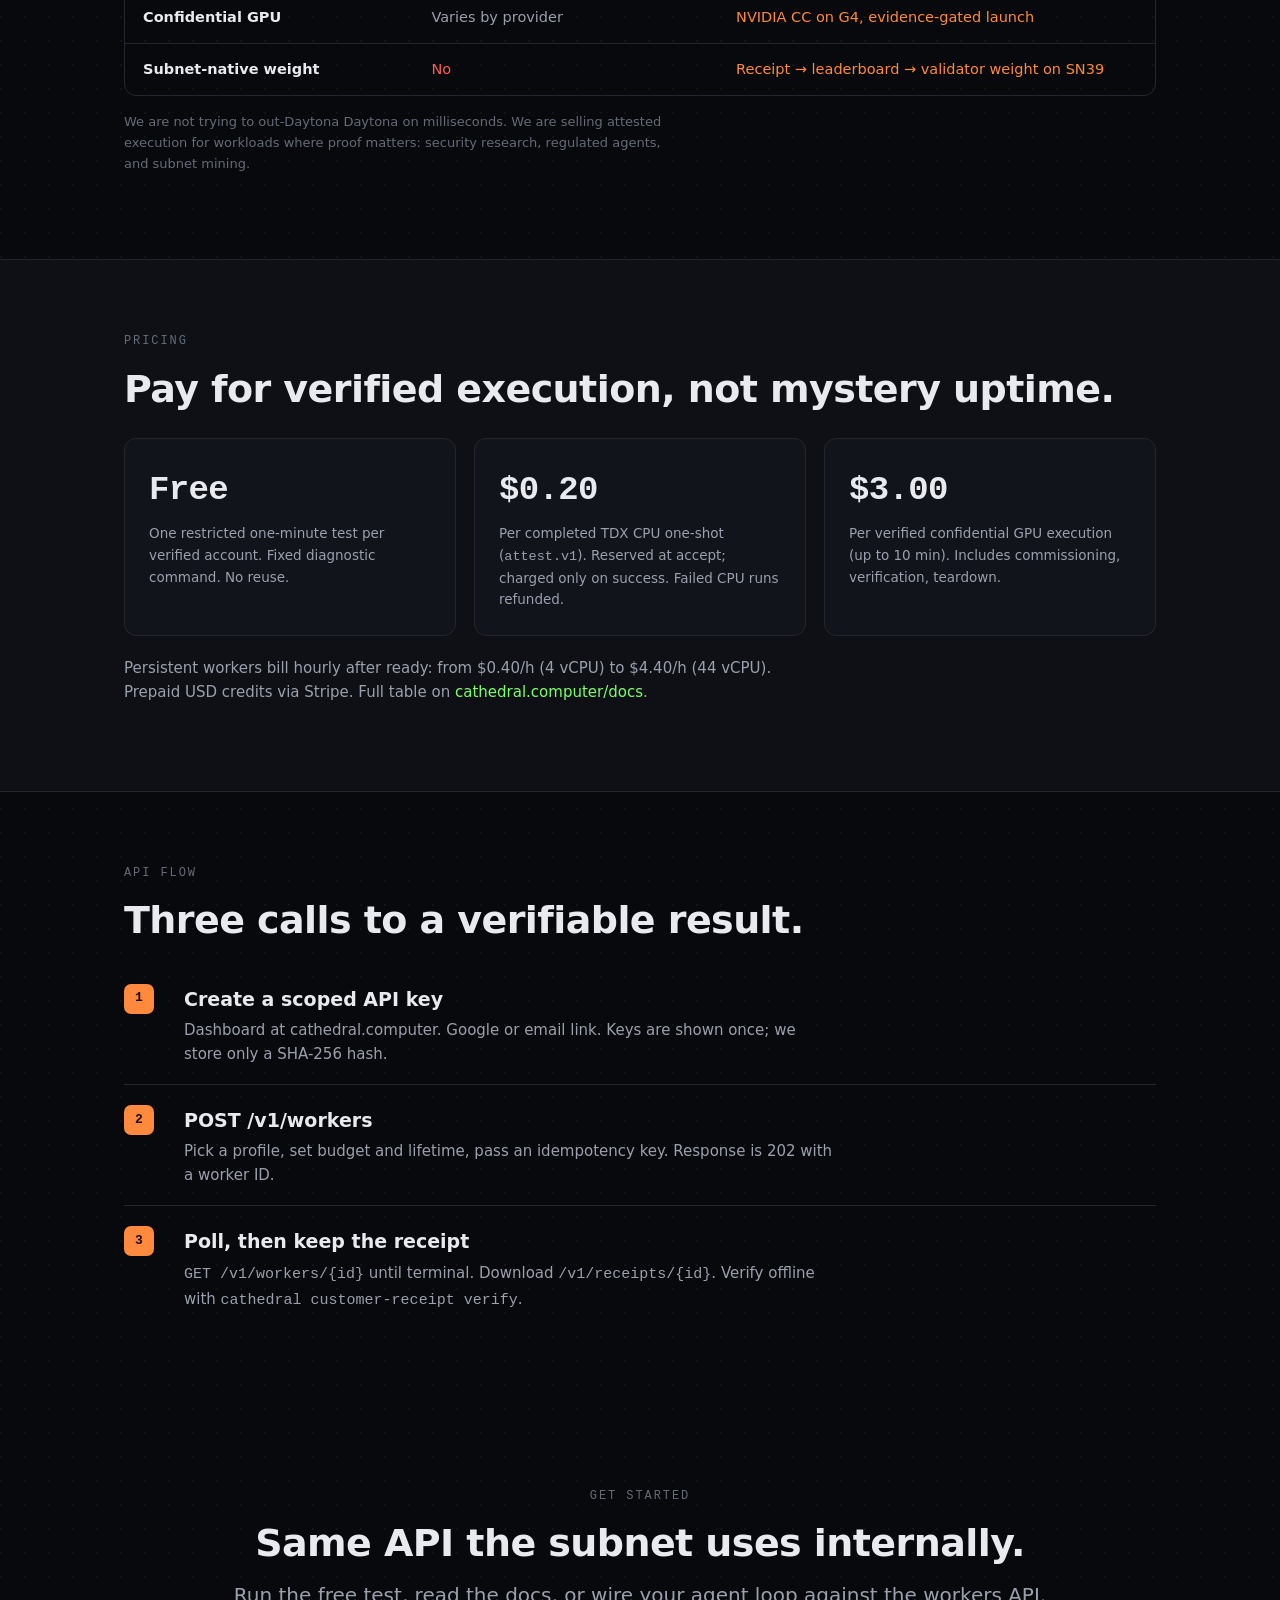
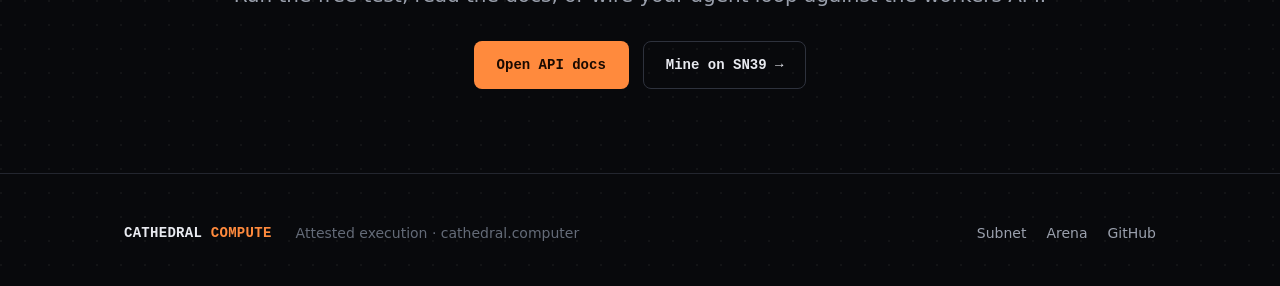
<file: site/compute.html>
<!DOCTYPE html>
<html lang="en">
<head>
<meta charset="utf-8">
<meta name="viewport" content="width=device-width, initial-scale=1">
<title>Cathedral Compute — attested sandboxes for agents</title>
<meta name="description" content="Intel TDX sealed workers with offline-verifiable receipts. One-shot jobs, persistent SSH sandboxes, and confidential GPU. API-first, like E2B or Daytona, with proof attached.">
<link rel="stylesheet" href="style.css">
</head>
<body class="page-compute">

<nav class="nav"><div class="wrap">
  <span class="brand">CATHEDRAL <b>COMPUTE</b></span>
  <button type="button" class="nav-toggle" aria-expanded="false" aria-controls="site-nav">Menu</button>
  <div class="nav-links" id="site-nav">
    <a href="index.html">Subnet</a>
    <a href="compute.html" class="active">Compute</a>
    <a href="arena.html">Arena</a>
    <a href="research.html">Research</a>
    <a href="https://cathedral.computer/docs/">API docs ↗</a>
  </div>
</div></nav>

<header class="hero hero-split"><div class="wrap">
  <div class="hero-copy">
    <span class="eyebrow">Attested sandboxes · API-first</span>
    <h1 class="hero-h">Run agent code.<br>Get a <span class="hl">receipt</span>.</h1>
    <p class="hero-sub">Cathedral Compute is infrastructure for untrusted code: spin up Intel TDX workers, run a bounded job or keep a sealed SSH sandbox alive, and download a signed receipt you can verify offline. Isolation like E2B or Daytona. Proof they do not ship.</p>
    <div class="hero-cta">
      <a class="btn btn-primary" href="https://cathedral.computer/docs/">Start free →</a>
      <a class="btn btn-ghost" href="#profiles">Profiles</a>
    </div>
    <p class="hero-note">Live at cathedral.computer · one complimentary test per account · prepaid credits for production</p>
  </div>
  <div class="terminal" aria-label="Example worker lifecycle">
    <div class="terminal-bar">
      <span class="terminal-dot"></span>
      <span class="terminal-dot"></span>
      <span class="terminal-dot"></span>
      <span class="terminal-title">worker · attest.v1</span>
    </div>
    <pre class="terminal-body"><span class="t-dim">$</span> curl -X POST cathedral.computer/v1/workers \
    -H "Authorization: Bearer $CATHEDRAL_API_KEY" \
    -d '{"profile":"attest.v1", ...}'

<span class="t-dim">202</span>  worker_id=wkr_8f2a…  <span class="t-dim">accepted</span>

<span class="t-dim">$</span> curl cathedral.computer/v1/workers/wkr_8f2a…
<span class="t-warn">provisioning</span>  tdx_cpu · measured image pinned
<span class="t-ok">running</span>       python -c "print(6 * 7)"  →  42
<span class="t-ok">completed</span>     exit=0 · teardown confirmed

<span class="t-dim">$</span> curl cathedral.computer/v1/receipts/rcpt_… -o receipt.json
<span class="t-ok">receipt ready</span>  ed25519 · offline verifiable</pre>
  </div>
</div></header>

<section id="why"><div class="wrap">
  <div class="sec-label">Why not just another sandbox</div>
  <h2>E2B and Daytona isolate. Cathedral isolates and attests.</h2>
  <p class="lead">Generic sandboxes answer "did the process run?" Cathedral answers "did it run inside the measured environment we promised, with this exact workload bound into the receipt?" That is the wedge for agents handling secrets, regulated data, or work that has to be replayed by a third party.</p>
  <div class="bento" style="margin-top:32px">
    <div class="card bento-wide">
      <div class="k">The difference</div>
      <h3 style="margin-top:10px">Verified ≠ confidential</h3>
      <p>Core-style rented GPU paths guarantee <em>correctness</em> of results, not privacy from the GPU host. Secure Sandbox (TDX CVM + optional CC-GPU) extends trust to the worker. We say which profile you are on; the receipt says what we proved.</p>
    </div>
    <div class="card">
      <div class="k">attest.v1</div>
      <h3 style="margin-top:10px">One-shot jobs</h3>
      <p>Fresh TDX environment, bounded runtime, no egress, result-bound receipt, confirmed teardown. Pay only when execution completes.</p>
    </div>
    <div class="card">
      <div class="k">custom.v1</div>
      <h3 style="margin-top:10px">Persistent workers</h3>
      <p>SSH into a sealed CVM. Docker inside the guest. Hourly metering after the workload is ready. You verify the quote before the first keystroke.</p>
    </div>
    <div class="card bento-tall">
      <div class="k">Arena hook</div>
      <h3 style="margin-top:10px">Solve here. Judge there.</h3>
      <p>For SN39 miners, the solving sandbox and evaluation sandbox are never the same box. Submit from one attested worker; Cathedral replays in a fresh one. <a href="arena.html">Arena →</a></p>
    </div>
    <div class="card">
      <div class="k">cc_gpu</div>
      <h3 style="margin-top:10px">Confidential GPU</h3>
      <p>Catalog-gated live testing on GCP G4 with NVIDIA CC mode. Fixed price per verified execution. Spot capacity; fail-closed when evidence gates are not PASS.</p>
    </div>
  </div>
</div></section>

<section id="profiles" style="background:var(--bg-2)"><div class="wrap">
  <div class="sec-label">Profiles</div>
  <h2>Pick the guarantee you need.</h2>
  <div class="grid g2" style="margin-top:28px">
    <div class="card profile-card">
      <div class="profile-head"><span class="pill on">attest.v1</span><span class="faint">one-shot</span></div>
      <h3>Run once, prove once</h3>
      <p>Best for eval harnesses, CI checks, and agent steps that must not persist state. No reuse. Egress denied unless the profile allows it.</p>
      <div class="code compact"><span class="c"># from cathedral.computer/docs</span>
curl -X POST .../v1/workers \
  -d '{"profile":"attest.v1",
       "lifetime":{"mode":"one_shot","reuse":"forbidden"},
       "workload":{"image":"python:3.12-slim",
                    "command":["python","-c","..."]},
       "network":{"egress":"none"},
       "budget":{"max_spend_usd":1,"auto_stop":true}}'</div>
    </div>
    <div class="card profile-card">
      <div class="profile-head"><span class="pill on">custom.v1</span><span class="faint">persistent</span></div>
      <h3>Keep a sealed worker alive</h3>
      <p>SSH public key in the request. Bounded service lifetime. Billing opens only after the requested container is running inside the CVM.</p>
      <div class="code compact"><span class="c"># SSH host key bound into the TDX quote</span>
curl -X POST .../v1/workers \
  -d '{"profile":"custom.v1",
       "ssh_public_key":"ssh-ed25519 AAAA...",
       "lifetime":{"mode":"bounded_service",
                    "max_runtime_minutes":60}}'</div>
    </div>
  </div>
  <div class="banner build" style="margin-top:20px"><span class="tag">Preview</span><span><strong>hybrid_gpu</strong> pairs a TDX controller with a rented remote GPU. Transport is encrypted; the GPU host is trusted for plaintext execution. Separate scopes and prequoted max hourly rate. See the live <a href="https://cathedral.computer/docs/">profile catalog</a>.</span></div>
</div></section>

<section id="compare"><div class="wrap">
  <div class="sec-label">Honest comparison</div>
  <h2>Where we win, where we do not.</h2>
  <div class="tbl-wrap" style="margin-top:24px">
    <table class="compare">
      <thead><tr><th></th><th>E2B / Daytona</th><th>Cathedral Compute</th></tr></thead>
      <tbody>
        <tr>
          <td><strong>Cold start</strong></td>
          <td>Sub-second to low seconds</td>
          <td>TDX commissioning adds overhead. Optimizing, not there yet.</td>
        </tr>
        <tr>
          <td><strong>Agent SDK ergonomics</strong></td>
          <td>Mature Python/TS SDKs, templates, snapshots</td>
          <td>REST API + offline receipt verifier today. SDK is the next layer.</td>
        </tr>
        <tr>
          <td><strong>Parallel fan-out</strong></td>
          <td>Massive concurrent sandboxes</td>
          <td>Capacity-constrained; catalog gates and 503 when full.</td>
        </tr>
        <tr>
          <td><strong>Attested receipt</strong></td>
          <td class="no">Not standard</td>
          <td class="yes">Signed <code>cathedral_customer_receipt_v1</code>, offline verify</td>
        </tr>
        <tr>
          <td><strong>Split solve / eval</strong></td>
          <td class="no">Same box</td>
          <td class="yes">Independent replay workspace for ranked SN39 work</td>
        </tr>
        <tr>
          <td><strong>Confidential GPU</strong></td>
          <td>Varies by provider</td>
          <td class="yes">NVIDIA CC on G4, evidence-gated launch</td>
        </tr>
        <tr>
          <td><strong>Subnet-native weight</strong></td>
          <td class="no">No</td>
          <td class="yes">Receipt → leaderboard → validator weight on SN39</td>
        </tr>
      </tbody>
    </table>
  </div>
  <p class="faint" style="font-size:13px;margin-top:16px">We are not trying to out-Daytona Daytona on milliseconds. We are selling attested execution for workloads where proof matters: security research, regulated agents, and subnet mining.</p>
</div></section>

<section id="pricing" style="background:var(--bg-2)"><div class="wrap">
  <div class="sec-label">Pricing</div>
  <h2>Pay for verified execution, not mystery uptime.</h2>
  <div class="grid g3" style="margin-top:28px">
    <div class="card stat">
      <div class="num">Free</div>
      <div class="lab">One restricted one-minute test per verified account. Fixed diagnostic command. No reuse.</div>
    </div>
    <div class="card stat">
      <div class="num">$0.20</div>
      <div class="lab">Per completed TDX CPU one-shot (<code>attest.v1</code>). Reserved at accept; charged only on success. Failed CPU runs refunded.</div>
    </div>
    <div class="card stat">
      <div class="num">$3.00</div>
      <div class="lab">Per verified confidential GPU execution (up to 10 min). Includes commissioning, verification, teardown.</div>
    </div>
  </div>
  <p class="muted" style="margin-top:20px;font-size:15px">Persistent workers bill hourly after ready: from $0.40/h (4 vCPU) to $4.40/h (44 vCPU). Prepaid USD credits via Stripe. Full table on <a href="https://cathedral.computer/docs/">cathedral.computer/docs</a>.</p>
</div></section>

<section id="flow"><div class="wrap">
  <div class="sec-label">API flow</div>
  <h2>Three calls to a verifiable result.</h2>
  <div class="steps" style="margin-top:24px">
    <div class="step"><div class="n"></div><div><h3>Create a scoped API key</h3><p>Dashboard at cathedral.computer. Google or email link. Keys are shown once; we store only a SHA-256 hash.</p></div></div>
    <div class="step"><div class="n"></div><div><h3>POST /v1/workers</h3><p>Pick a profile, set budget and lifetime, pass an idempotency key. Response is 202 with a worker ID.</p></div></div>
    <div class="step"><div class="n"></div><div><h3>Poll, then keep the receipt</h3><p><code>GET /v1/workers/{id}</code> until terminal. Download <code>/v1/receipts/{id}</code>. Verify offline with <code>cathedral customer-receipt verify</code>.</p></div></div>
  </div>
</div></section>

<div class="cta-block"><div class="wrap">
  <div class="sec-label center">Get started</div>
  <h2>Same API the subnet uses internally.</h2>
  <p class="lead center" style="margin:0 auto 30px">Run the free test, read the docs, or wire your agent loop against the workers API.</p>
  <div class="hero-cta">
    <a class="btn btn-primary" href="https://cathedral.computer/docs/">Open API docs</a>
    <a class="btn btn-ghost" href="arena.html">Mine on SN39 →</a>
  </div>
</div></div>

<footer><div class="wrap">
  <span class="brand">CATHEDRAL <b>COMPUTE</b></span>
  <span class="faint">Attested execution · cathedral.computer</span>
  <div class="foot-links">
    <a href="index.html">Subnet</a>
    <a href="arena.html">Arena</a>
    <a href="https://github.com/cathedralai/cathedral-compute">GitHub</a>
  </div>
</div></footer>

<script>
(function () {
  var btn = document.querySelector('.nav-toggle');
  var nav = document.getElementById('site-nav');
  if (!btn || !nav) return;
  btn.addEventListener('click', function () {
    var open = nav.classList.toggle('open');
    btn.setAttribute('aria-expanded', open ? 'true' : 'false');
  });
})();
</script>
</body>
</html>
</file>
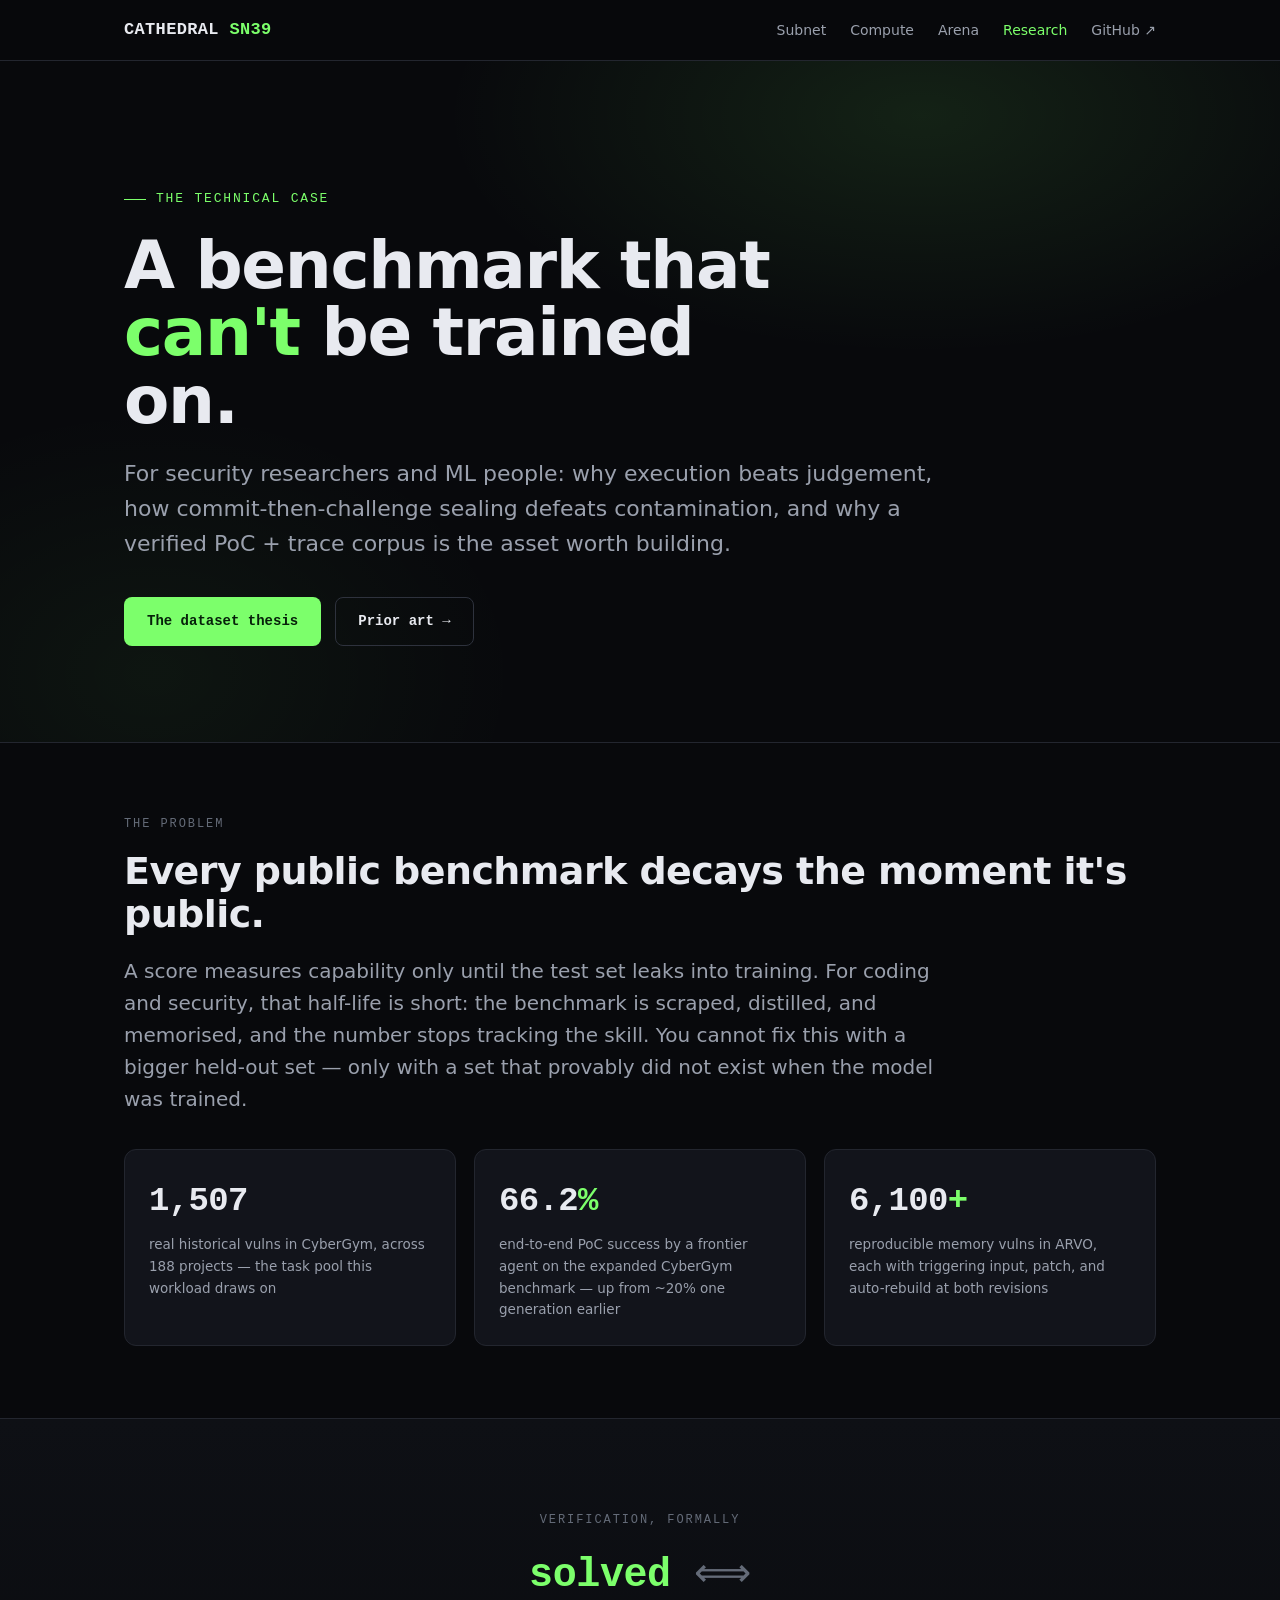
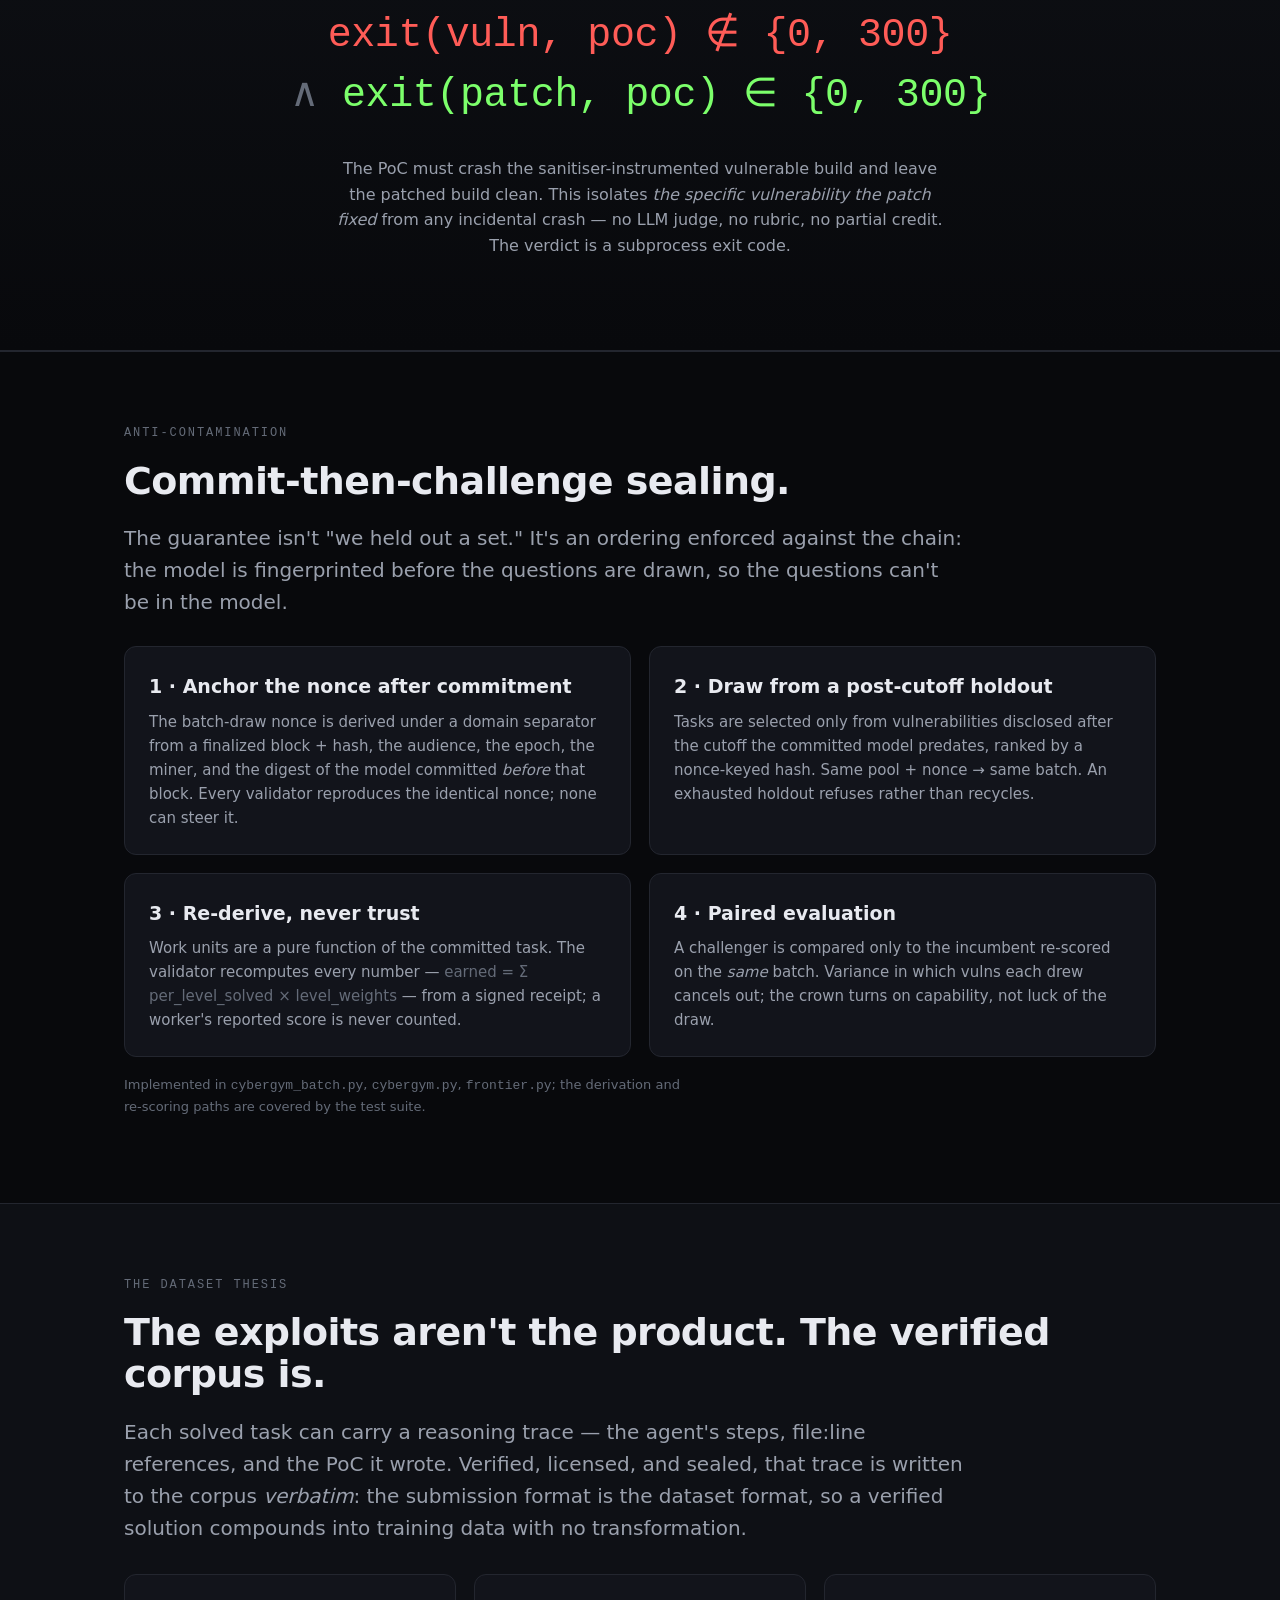
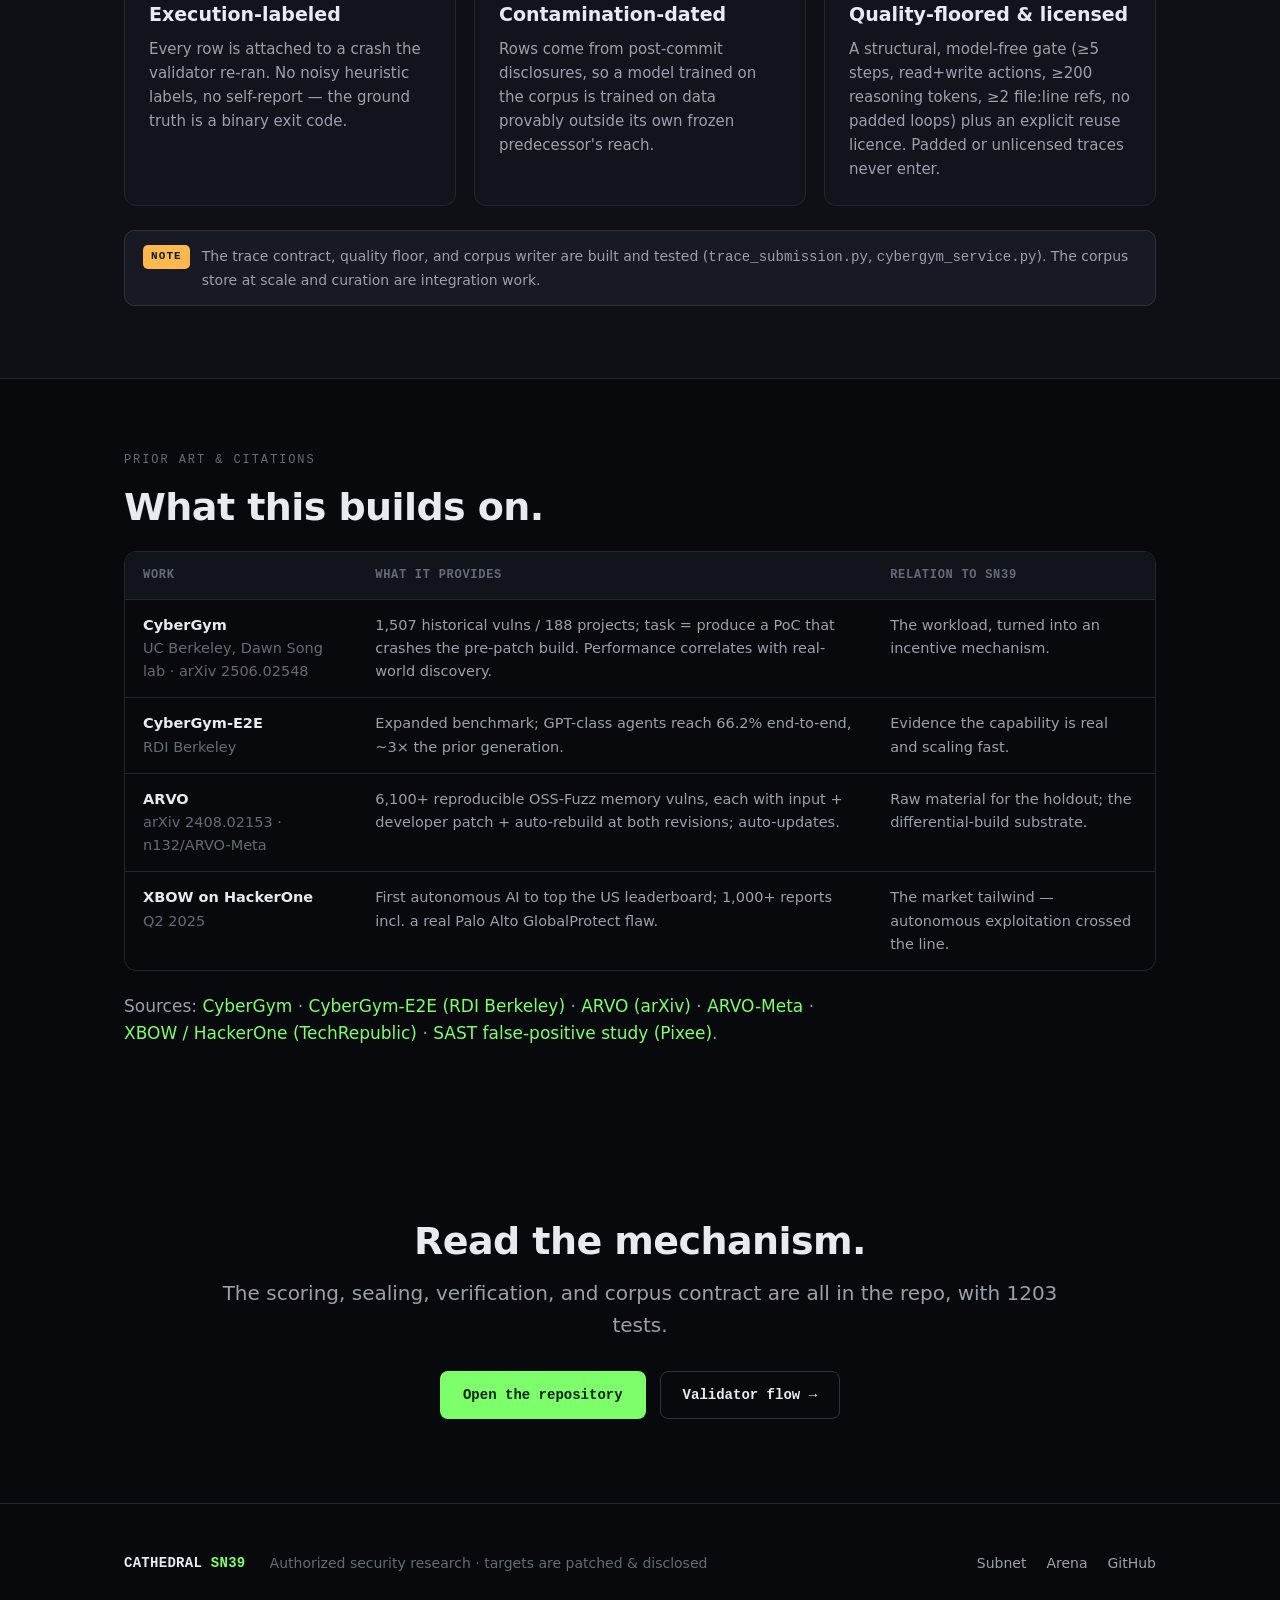
<file: site/research.html>
<!DOCTYPE html>
<html lang="en">
<head>
<meta charset="utf-8">
<meta name="viewport" content="width=device-width, initial-scale=1">
<title>Cathedral SN39 — the technical case</title>
<meta name="description" content="Differential verification, anti-contamination sealing, and a verified PoC+trace corpus as open training data. The research argument behind SN39.">
<link rel="stylesheet" href="style.css">
</head>
<body>

<nav class="nav"><div class="wrap">
  <span class="brand">CATHEDRAL <b>SN39</b></span>
  <button type="button" class="nav-toggle" aria-expanded="false" aria-controls="site-nav">Menu</button>
  <div class="nav-links" id="site-nav">
    <a href="index.html">Subnet</a>
    <a href="compute.html">Compute</a>
    <a href="arena.html">Arena</a>
    <a href="research.html" class="active">Research</a>
    <a href="https://github.com/cathedralai/cathedral-distill">GitHub ↗</a>
  </div>
</div></nav>

<!-- HERO -->
<header class="hero"><div class="wrap">
  <span class="eyebrow">The technical case</span>
  <h1 class="hero-h">A benchmark that <span class="hl">can't</span> be trained on.</h1>
  <p class="hero-sub">For security researchers and ML people: why execution beats judgement, how commit-then-challenge sealing defeats contamination, and why a verified PoC + trace corpus is the asset worth building.</p>
  <div class="hero-cta">
    <a class="btn btn-primary" href="#dataset">The dataset thesis</a>
    <a class="btn btn-ghost" href="#priorart">Prior art →</a>
  </div>
</div></header>

<!-- CONTAMINATION -->
<section id="contam"><div class="wrap">
  <div class="sec-label">The problem</div>
  <h2>Every public benchmark decays the moment it's public.</h2>
  <p class="lead">A score measures capability only until the test set leaks into training. For coding and security, that half-life is short: the benchmark is scraped, distilled, and memorised, and the number stops tracking the skill. You cannot fix this with a bigger held-out set — only with a set that provably did not exist when the model was trained.</p>
  <div class="grid g3" style="margin-top:34px">
    <div class="stat card"><div class="num">1,507</div><div class="lab">real historical vulns in CyberGym, across 188 projects — the task pool this workload draws on</div></div>
    <div class="stat card"><div class="num">66.2<span class="u">%</span></div><div class="lab">end-to-end PoC success by a frontier agent on the expanded CyberGym benchmark — up from ~20% one generation earlier</div></div>
    <div class="stat card"><div class="num">6,100<span class="u">+</span></div><div class="lab">reproducible memory vulns in ARVO, each with triggering input, patch, and auto-rebuild at both revisions</div></div>
  </div>
</div></section>

<!-- DIFFERENTIAL -->
<div class="loud"><div class="wrap">
  <div class="sec-label center">Verification, formally</div>
  <div class="diff">
    <span class="row"><span class="verdict">solved</span> <span class="op">⟺</span></span>
    <span class="row"><span class="crash">exit(vuln, poc) ∉ {0, 300}</span></span>
    <span class="row"><span class="op">∧</span> <span class="spare">exit(patch, poc) ∈ {0, 300}</span></span>
  </div>
  <p class="diff-cap">The PoC must crash the sanitiser-instrumented vulnerable build and leave the patched build clean. This isolates <em>the specific vulnerability the patch fixed</em> from any incidental crash — no LLM judge, no rubric, no partial credit. The verdict is a subprocess exit code.</p>
</div></div>

<!-- SEALING -->
<section id="sealing"><div class="wrap">
  <div class="sec-label">Anti-contamination</div>
  <h2>Commit-then-challenge sealing.</h2>
  <p class="lead">The guarantee isn't "we held out a set." It's an ordering enforced against the chain: the model is fingerprinted before the questions are drawn, so the questions can't be in the model.</p>
  <div class="grid g2" style="margin-top:28px">
    <div class="card">
      <h3>1 · Anchor the nonce after commitment</h3>
      <p>The batch-draw nonce is derived under a domain separator from a finalized block + hash, the audience, the epoch, the miner, and the digest of the model committed <em>before</em> that block. Every validator reproduces the identical nonce; none can steer it.</p>
    </div>
    <div class="card">
      <h3>2 · Draw from a post-cutoff holdout</h3>
      <p>Tasks are selected only from vulnerabilities disclosed after the cutoff the committed model predates, ranked by a nonce-keyed hash. Same pool + nonce → same batch. An exhausted holdout refuses rather than recycles.</p>
    </div>
    <div class="card">
      <h3>3 · Re-derive, never trust</h3>
      <p>Work units are a pure function of the committed task. The validator recomputes every number — <span class="faint">earned = Σ per_level_solved × level_weights</span> — from a signed receipt; a worker's reported score is never counted.</p>
    </div>
    <div class="card">
      <h3>4 · Paired evaluation</h3>
      <p>A challenger is compared only to the incumbent re-scored on the <em>same</em> batch. Variance in which vulns each drew cancels out; the crown turns on capability, not luck of the draw.</p>
    </div>
  </div>
  <p class="faint" style="font-size:13px;margin-top:18px">Implemented in <code>cybergym_batch.py</code>, <code>cybergym.py</code>, <code>frontier.py</code>; the derivation and re-scoring paths are covered by the test suite.</p>
</div></section>

<!-- DATASET THESIS -->
<section id="dataset" style="background:var(--bg-2)"><div class="wrap">
  <div class="sec-label">The dataset thesis</div>
  <h2>The exploits aren't the product. The verified corpus is.</h2>
  <p class="lead">Each solved task can carry a reasoning trace — the agent's steps, file:line references, and the PoC it wrote. Verified, licensed, and sealed, that trace is written to the corpus <em>verbatim</em>: the submission format is the dataset format, so a verified solution compounds into training data with no transformation.</p>
  <div class="grid g3" style="margin-top:30px">
    <div class="card"><h3>Execution-labeled</h3><p>Every row is attached to a crash the validator re-ran. No noisy heuristic labels, no self-report — the ground truth is a binary exit code.</p></div>
    <div class="card"><h3>Contamination-dated</h3><p>Rows come from post-commit disclosures, so a model trained on the corpus is trained on data provably outside its own frozen predecessor's reach.</p></div>
    <div class="card"><h3>Quality-floored &amp; licensed</h3><p>A structural, model-free gate (≥5 steps, read+write actions, ≥200 reasoning tokens, ≥2 file:line refs, no padded loops) plus an explicit reuse licence. Padded or unlicensed traces never enter.</p></div>
  </div>
  <div class="banner build" style="margin-top:24px"><span class="tag">Note</span><span>The trace contract, quality floor, and corpus writer are built and tested (<code>trace_submission.py</code>, <code>cybergym_service.py</code>). The corpus store at scale and curation are integration work.</span></div>
</div></section>

<!-- PRIOR ART -->
<section id="priorart"><div class="wrap">
  <div class="sec-label">Prior art &amp; citations</div>
  <h2>What this builds on.</h2>
  <div class="tbl-wrap" style="margin-top:22px">
    <table>
      <thead><tr><th>Work</th><th>What it provides</th><th>Relation to SN39</th></tr></thead>
      <tbody>
        <tr>
          <td><strong>CyberGym</strong><br><span class="faint">UC Berkeley, Dawn Song lab · arXiv 2506.02548</span></td>
          <td>1,507 historical vulns / 188 projects; task = produce a PoC that crashes the pre-patch build. Performance correlates with real-world discovery.</td>
          <td>The workload, turned into an incentive mechanism.</td>
        </tr>
        <tr>
          <td><strong>CyberGym-E2E</strong><br><span class="faint">RDI Berkeley</span></td>
          <td>Expanded benchmark; GPT-class agents reach 66.2% end-to-end, ~3× the prior generation.</td>
          <td>Evidence the capability is real and scaling fast.</td>
        </tr>
        <tr>
          <td><strong>ARVO</strong><br><span class="faint">arXiv 2408.02153 · n132/ARVO-Meta</span></td>
          <td>6,100+ reproducible OSS-Fuzz memory vulns, each with input + developer patch + auto-rebuild at both revisions; auto-updates.</td>
          <td>Raw material for the holdout; the differential-build substrate.</td>
        </tr>
        <tr>
          <td><strong>XBOW on HackerOne</strong><br><span class="faint">Q2 2025</span></td>
          <td>First autonomous AI to top the US leaderboard; 1,000+ reports incl. a real Palo Alto GlobalProtect flaw.</td>
          <td>The market tailwind — autonomous exploitation crossed the line.</td>
        </tr>
      </tbody>
    </table>
  </div>
  <p style="margin-top:22px" class="muted">Sources:
    <a href="https://www.cybergym.io/cybergym/">CyberGym</a> ·
    <a href="https://rdi.berkeley.edu/blog/cybergym-e2e/">CyberGym-E2E (RDI Berkeley)</a> ·
    <a href="https://arxiv.org/abs/2408.02153">ARVO (arXiv)</a> ·
    <a href="https://github.com/n132/ARVO-Meta">ARVO-Meta</a> ·
    <a href="https://www.techrepublic.com/article/news-ai-xbow-tops-hackerone-us-leaderboad/">XBOW / HackerOne (TechRepublic)</a> ·
    <a href="https://www.pixee.ai/blog/sast-false-positives-reduction">SAST false-positive study (Pixee)</a>.
  </p>
</div></section>

<!-- CTA -->
<div class="cta-block"><div class="wrap">
  <h2>Read the mechanism.</h2>
  <p class="lead center" style="margin:0 auto 30px">The scoring, sealing, verification, and corpus contract are all in the repo, with 1203 tests.</p>
  <div class="hero-cta">
    <a class="btn btn-primary" href="https://github.com/cathedralai/cathedral-distill">Open the repository</a>
    <a class="btn btn-ghost" href="https://github.com/cathedralai/cathedral-distill/blob/main/docs/CYBERGYM_TRACK.md">Validator flow →</a>
  </div>
</div></div>

<footer><div class="wrap">
  <span class="brand">CATHEDRAL <b>SN39</b></span>
  <span class="faint">Authorized security research · targets are patched &amp; disclosed</span>
  <div class="foot-links">
    <a href="index.html">Subnet</a>
    <a href="arena.html">Arena</a>
    <a href="https://github.com/cathedralai/cathedral-distill">GitHub</a>
  </div>
</div></footer>

<script>
(function () {
  var btn = document.querySelector('.nav-toggle');
  var nav = document.getElementById('site-nav');
  if (!btn || !nav) return;
  btn.addEventListener('click', function () {
    var open = nav.classList.toggle('open');
    btn.setAttribute('aria-expanded', open ? 'true' : 'false');
  });
})();
</script>
</body>
</html>
</file>
<file: site/style.css>
/* Cathedral — shared launch-site styles.
   Dark, technical, one accent. Spend the accent only on what matters. */

:root {
  --bg:        #08090c;
  --bg-2:      #0e1015;
  --panel:     #12141b;
  --panel-2:   #171a22;
  --line:      #23262f;
  --line-2:    #2e323d;
  --ink:       #e8eaf0;
  --ink-dim:   #9aa0ad;
  --ink-faint: #646b78;
  --accent:    #7cff6b;   /* verified / go */
  --accent-dim:#3f7d38;
  --compute:   #ff8a3d;   /* compute product CTA — E2B-adjacent warmth */
  --compute-dim:#8a4518;
  --crash:     #ff5c57;
  --spare:     #7cff6b;
  --mono: "SFMono-Regular", ui-monospace, "JetBrains Mono", "Menlo", monospace;
  --sans: -apple-system, BlinkMacSystemFont, "Segoe UI", "Inter", system-ui, sans-serif;
  --wrap: 1080px;
}

* { box-sizing: border-box; }
html { scroll-behavior: smooth; }
body {
  margin: 0;
  background: var(--bg);
  color: var(--ink);
  font-family: var(--sans);
  font-size: 17px;
  line-height: 1.6;
  -webkit-font-smoothing: antialiased;
  overflow-x: hidden;
}

/* Dot grid — infra landing pages (Compute) */
.page-compute {
  background-color: var(--bg);
  background-image: radial-gradient(circle at 1px 1px, rgba(255,255,255,.045) 1px, transparent 0);
  background-size: 24px 24px;
}
.page-compute .btn-primary {
  background: var(--compute);
  color: #1a0a00;
}
.page-compute .btn-primary:hover { background: #ffa260; }
.page-compute .btn-ghost:hover { border-color: var(--compute-dim); color: var(--compute); }
.page-compute .brand b,
.page-compute .eyebrow,
.page-compute h1.hero-h .hl,
.page-compute .nav-links a.active,
.page-compute .card .k,
.page-compute .pill.on { color: var(--compute); }
.page-compute .eyebrow::before { background: var(--compute); }
.page-compute .step .n { background: var(--compute); color: #1a0a00; }
.page-compute .yes { color: var(--compute); }
.page-compute .hero::before {
  background:
    radial-gradient(680px 340px at 72% 8%, rgba(255,138,61,.12), transparent 70%),
    radial-gradient(520px 380px at 12% 90%, rgba(255,138,61,.05), transparent 70%);
}

a { color: var(--accent); text-decoration: none; }
a:hover { text-decoration: underline; }

.wrap { max-width: var(--wrap); margin: 0 auto; padding: 0 24px; }

/* ---------- top nav ---------- */
.nav {
  position: sticky; top: 0; z-index: 50;
  background: rgba(8,9,12,.82);
  backdrop-filter: blur(12px);
  border-bottom: 1px solid var(--line);
}
.nav .wrap { display: flex; align-items: center; gap: 28px; height: 60px; }
.brand { font-family: var(--mono); font-weight: 600; letter-spacing: .02em; color: var(--ink); }
.brand b { color: var(--accent); }
.nav-links { margin-left: auto; display: flex; gap: 24px; font-size: 14px; }
.nav-links a { color: var(--ink-dim); }
.nav-links a:hover { color: var(--ink); text-decoration: none; }
.nav-links a.active { color: var(--accent); }
.nav-toggle {
  display: none;
  margin-left: auto;
  font-family: var(--mono);
  font-size: 12px;
  letter-spacing: .08em;
  text-transform: uppercase;
  color: var(--ink-dim);
  background: transparent;
  border: 1px solid var(--line-2);
  border-radius: 6px;
  padding: 8px 12px;
  cursor: pointer;
}
.nav-toggle:hover { color: var(--ink); border-color: var(--ink-faint); }
.nav-toggle:focus-visible { outline: 2px solid var(--accent); outline-offset: 2px; }

/* ---------- buttons ---------- */
.btn {
  display: inline-block; font-family: var(--mono); font-size: 14px; font-weight: 600;
  padding: 12px 22px; border-radius: 8px; border: 1px solid transparent; cursor: pointer;
  transition: transform .08s ease, background .15s ease;
}
.btn:hover { text-decoration: none; transform: translateY(-1px); }
.btn-primary { background: var(--accent); color: #06210a; }
.btn-primary:hover { background: #93ff85; }
.btn-ghost { border-color: var(--line-2); color: var(--ink); }
.btn-ghost:hover { border-color: var(--accent-dim); color: var(--accent); }

/* ---------- hero ---------- */
.hero { position: relative; padding: 120px 0 96px; overflow: hidden; }
.hero::before {
  content: ""; position: absolute; inset: 0; z-index: 0;
  background:
    radial-gradient(680px 340px at 72% 8%, rgba(124,255,107,.10), transparent 70%),
    radial-gradient(520px 380px at 12% 90%, rgba(124,255,107,.05), transparent 70%);
  pointer-events: none;
}
.hero .wrap { position: relative; z-index: 1; }
.eyebrow {
  font-family: var(--mono); font-size: 13px; letter-spacing: .14em; text-transform: uppercase;
  color: var(--accent); margin-bottom: 22px; display: inline-flex; align-items: center; gap: 10px;
}
.eyebrow::before { content: ""; width: 22px; height: 1px; background: var(--accent); }
h1.hero-h {
  font-size: clamp(38px, 6vw, 66px); line-height: 1.02; letter-spacing: -.02em;
  margin: 0 0 22px; font-weight: 700; max-width: 15ch;
}
h1.hero-h .hl { color: var(--accent); }
.hero-sub { font-size: clamp(18px, 2.2vw, 22px); color: var(--ink-dim); max-width: 60ch; margin: 0 0 36px; }
.hero-cta { display: flex; gap: 14px; flex-wrap: wrap; align-items: center; }
.hero-note { font-family: var(--mono); font-size: 12.5px; color: var(--ink-faint); margin-top: 26px; }

/* Split hero: copy + terminal (Compute / Arena) */
.hero-split .wrap {
  display: grid;
  grid-template-columns: 1fr 1fr;
  gap: 40px;
  align-items: center;
}
.hero-split h1.hero-h { max-width: none; }
.hero-copy { min-width: 0; }

/* Terminal chrome — Daytona / E2B product mock */
.terminal {
  border: 1px solid var(--line-2);
  border-radius: 12px;
  overflow: hidden;
  background: #0a0b0f;
  box-shadow: 0 24px 64px rgba(0,0,0,.45);
}
.terminal-bar {
  display: flex;
  align-items: center;
  gap: 7px;
  padding: 12px 14px;
  background: var(--panel);
  border-bottom: 1px solid var(--line);
}
.terminal-dot {
  width: 10px; height: 10px; border-radius: 50%;
  background: var(--line-2);
}
.terminal-dot:nth-child(1) { background: #ff5f57; }
.terminal-dot:nth-child(2) { background: #febc2e; }
.terminal-dot:nth-child(3) { background: #28c840; }
.terminal-title {
  margin-left: 8px;
  font-family: var(--mono);
  font-size: 11px;
  color: var(--ink-faint);
  letter-spacing: .04em;
}
.terminal-body {
  margin: 0;
  padding: 18px 16px;
  font-family: var(--mono);
  font-size: 12px;
  line-height: 1.65;
  color: var(--ink-dim);
  overflow-x: auto;
  white-space: pre;
}
.terminal-body .t-dim { color: var(--ink-faint); }
.terminal-body .t-ok { color: var(--accent); }
.page-compute .terminal-body .t-ok { color: var(--compute); }
.terminal-body .t-warn { color: #febc2e; }
.terminal-body .t-crash { color: var(--crash); }

/* Bento — break the 3-col symmetry */
.bento {
  display: grid;
  gap: 18px;
  grid-template-columns: repeat(3, 1fr);
}
.bento-wide { grid-column: span 2; }
.bento-tall { grid-row: span 2; }
.profile-head { display: flex; align-items: center; gap: 10px; margin-bottom: 12px; }
.code.compact { margin-top: 16px; font-size: 11.5px; padding: 14px 16px; }
.compare td:first-child { width: 28%; }

/* ---------- section scaffolding ---------- */
section { padding: 72px 0; border-top: 1px solid var(--line); }
.sec-label {
  font-family: var(--mono); font-size: 12px; letter-spacing: .16em; text-transform: uppercase;
  color: var(--ink-faint); margin-bottom: 16px;
}
h2 { font-size: clamp(26px, 3.4vw, 38px); line-height: 1.12; letter-spacing: -.015em; margin: 0 0 18px; font-weight: 700; }
h3 { font-size: 19px; margin: 0 0 8px; font-weight: 650; }
.lead { font-size: 20px; color: var(--ink-dim); max-width: 66ch; }
p { max-width: 68ch; }
.muted { color: var(--ink-dim); }
.faint { color: var(--ink-faint); }

/* ---------- LOUD moment: the differential ---------- */
.loud { border-top: 1px solid var(--line); border-bottom: 1px solid var(--line);
  background: linear-gradient(180deg, var(--bg-2), var(--bg)); padding: 92px 0; }
.diff {
  font-family: var(--mono); text-align: center;
  font-size: clamp(22px, 3.6vw, 40px); line-height: 1.5; letter-spacing: -.01em;
}
.diff .row { display: block; }
.diff .crash { color: var(--crash); }
.diff .spare { color: var(--spare); }
.diff .op { color: var(--ink-faint); }
.diff .verdict { color: var(--accent); font-weight: 700; }
.diff-cap { text-align: center; color: var(--ink-dim); margin: 30px auto 0; max-width: 60ch; font-size: 16px; }

/* ---------- cards / grid ---------- */
.grid { display: grid; gap: 18px; }
.g2 { grid-template-columns: repeat(2, 1fr); }
.g3 { grid-template-columns: repeat(3, 1fr); }
.g4 { grid-template-columns: repeat(4, 1fr); }
.card { background: var(--panel); border: 1px solid var(--line); border-radius: 12px; padding: 24px; }
.card h3 { color: var(--ink); }
.card p { font-size: 15px; color: var(--ink-dim); margin: 0; }
.card .k { font-family: var(--mono); font-size: 13px; color: var(--accent); }

/* stat tiles */
.stat { text-align: left; }
.stat .num { font-family: var(--mono); font-size: 34px; font-weight: 700; color: var(--ink); letter-spacing: -.02em; }
.stat .num .u { color: var(--accent); }
.stat .lab { font-size: 13.5px; color: var(--ink-dim); margin-top: 6px; }

/* ---------- code / steps ---------- */
.code {
  font-family: var(--mono); font-size: 13.5px; line-height: 1.7; color: var(--ink);
  background: var(--bg-2); border: 1px solid var(--line); border-radius: 10px; padding: 18px 20px;
  overflow-x: auto; white-space: pre;
}
.code .c { color: var(--ink-faint); }
.code .a { color: var(--accent); }

.steps { counter-reset: s; display: grid; gap: 2px; }
.step { display: grid; grid-template-columns: 44px 1fr; gap: 16px; align-items: start;
  padding: 18px 0; border-bottom: 1px solid var(--line); }
.step:last-child { border-bottom: 0; }
.step .n { counter-increment: s; font-family: var(--mono); font-size: 13px; color: #06210a;
  background: var(--accent); width: 30px; height: 30px; border-radius: 7px; display: grid; place-items: center; font-weight: 700; }
.step .n::before { content: counter(s); }
.step h3 { margin-bottom: 4px; }
.step p { margin: 0; color: var(--ink-dim); font-size: 15px; }

/* ---------- tables ---------- */
.tbl-wrap { overflow-x: auto; border: 1px solid var(--line); border-radius: 12px; }
table { border-collapse: collapse; width: 100%; font-size: 14.5px; min-width: 560px; }
th, td { text-align: left; padding: 14px 18px; border-bottom: 1px solid var(--line); vertical-align: top; }
th { font-family: var(--mono); font-size: 12px; letter-spacing: .06em; text-transform: uppercase; color: var(--ink-faint); background: var(--panel); }
td { color: var(--ink-dim); }
td strong { color: var(--ink); }
tr:last-child td { border-bottom: 0; }
.yes { color: var(--accent); } .no { color: var(--crash); }

/* ---------- status banner ---------- */
.banner { border: 1px solid var(--line-2); background: var(--panel-2); border-radius: 10px;
  padding: 14px 18px; font-size: 14px; color: var(--ink-dim); display: flex; gap: 12px; align-items: flex-start; }
.banner .tag { font-family: var(--mono); font-size: 11px; letter-spacing: .1em; text-transform: uppercase;
  color: #06210a; background: var(--accent); padding: 3px 8px; border-radius: 5px; white-space: nowrap; font-weight: 700; }
.banner.build .tag { background: #ffb84d; }
.banner.warn .tag { background: var(--crash); color: #fff; }

/* pill row */
.pills { display: flex; flex-wrap: wrap; gap: 8px; }
.pill { font-family: var(--mono); font-size: 12px; color: var(--ink-dim);
  border: 1px solid var(--line-2); border-radius: 999px; padding: 5px 12px; }
.pill.on { color: var(--accent); border-color: var(--accent-dim); }

/* ---------- footer ---------- */
footer { border-top: 1px solid var(--line); padding: 48px 0; color: var(--ink-faint); font-size: 14px; }
footer .wrap { display: flex; flex-wrap: wrap; gap: 24px; align-items: center; }
footer .foot-links { display: flex; gap: 20px; margin-left: auto; }
footer a { color: var(--ink-dim); }

.center { text-align: center; }
.mt0 { margin-top: 0; } .mb0 { margin-bottom: 0; }
.cta-block { text-align: center; padding: 84px 0; }
.cta-block h2 { margin-bottom: 14px; }
.cta-block .hero-cta { justify-content: center; }

/* Live status tables (index.html #live). Key/value rows, values monospaced so
   block numbers and earned units line up column-wise. */
.live-table { width: 100%; border-collapse: collapse; font-size: 14px; }
.live-table th, .live-table td { padding: 9px 0; border-bottom: 1px solid var(--line); }
.live-table tr:last-child th, .live-table tr:last-child td { border-bottom: 0; }
.live-table th { text-align: left; font-weight: 400; color: var(--ink-dim); }
.live-table td {
  text-align: right; font-family: var(--mono); font-size: 13px; color: var(--accent);
  font-variant-numeric: tabular-nums;
}
.live-table tbody:empty::after { content: ""; }

@media (max-width: 860px) {
  .g2, .g3, .g4 { grid-template-columns: 1fr; }
  .bento { grid-template-columns: 1fr; }
  .bento-wide, .bento-tall { grid-column: auto; grid-row: auto; }
  .hero-split .wrap { grid-template-columns: 1fr; }
  .hero-split { padding-top: 88px; }
  .terminal { order: -1; }
  .nav-toggle { display: inline-block; }
  .nav-links {
    display: none;
    position: absolute;
    top: 60px; left: 0; right: 0;
    flex-direction: column;
    gap: 0;
    background: rgba(8,9,12,.96);
    border-bottom: 1px solid var(--line);
    padding: 8px 24px 16px;
  }
  .nav-links.open { display: flex; }
  .nav-links a { padding: 10px 0; border-bottom: 1px solid var(--line); }
  .nav-links a:last-child { border-bottom: 0; }
  .nav { position: sticky; }
  .nav .wrap { position: relative; flex-wrap: wrap; }
  section { padding: 52px 0; }
  .live-table { font-size: 13px; }
}
</file>
